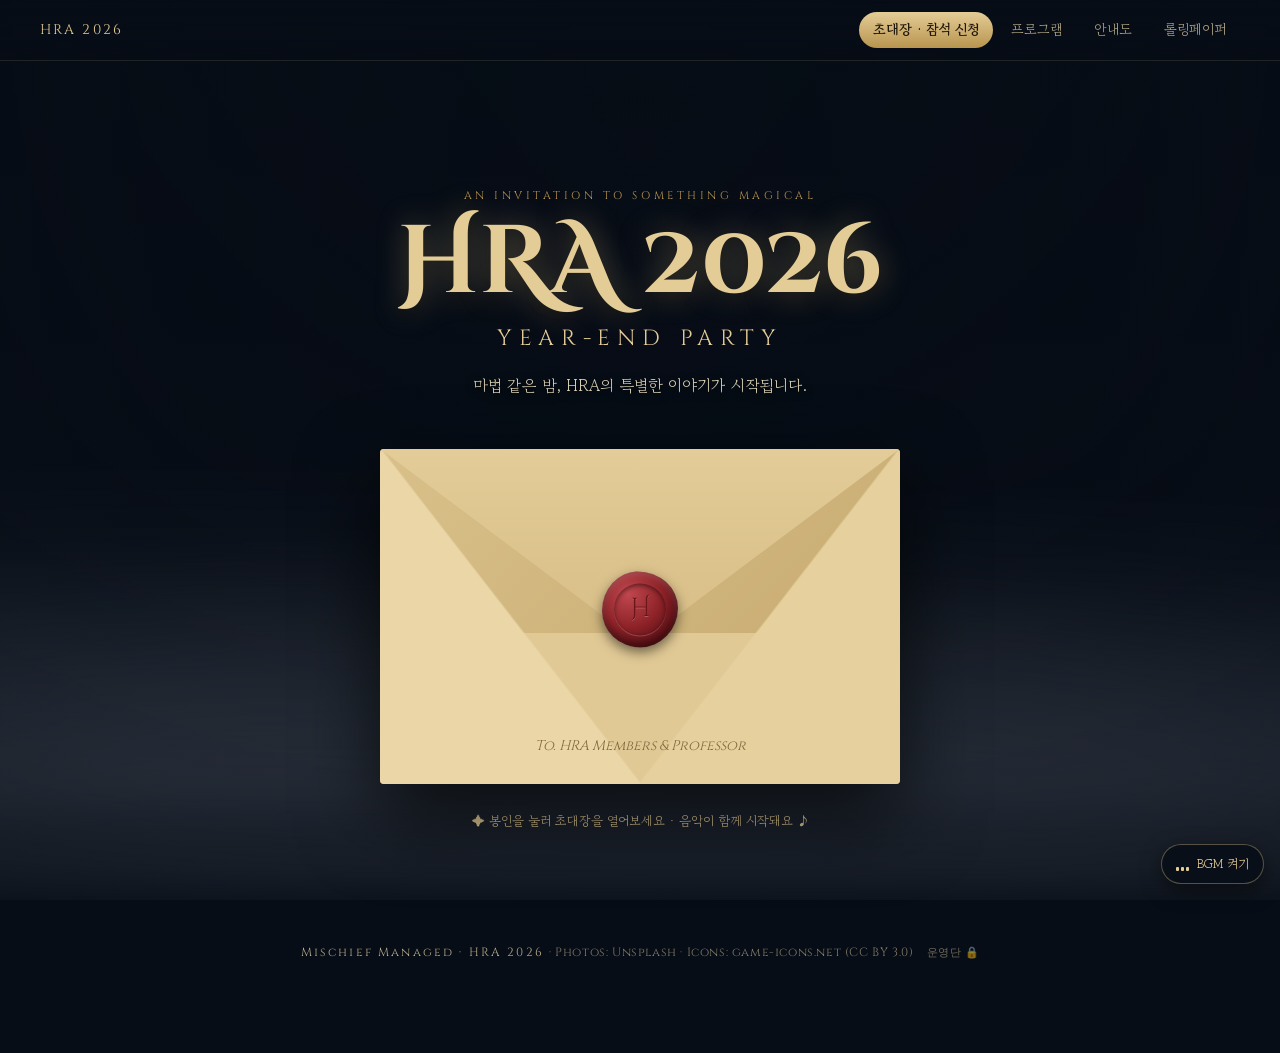
<file: index.html>
<!doctype html>
<html lang="ko">
<head>
  <meta charset="utf-8" />
  <meta name="viewport" content="width=device-width, initial-scale=1" />
  <title>HRA 2026 송년회 · 초대장</title>
  <meta name="description" content="HRA 송년회에 초대합니다. 2026년 12월 26일 제주 더블랭크." />
  <link rel="preconnect" href="https://fonts.googleapis.com" />
  <link rel="preconnect" href="https://fonts.gstatic.com" crossorigin />
  <link href="https://fonts.googleapis.com/css2?family=Cinzel+Decorative:wght@700&family=Cinzel:wght@500;700&family=Gowun+Batang:wght@400;700&display=swap" rel="stylesheet" />
  <link rel="stylesheet" href="style.css?v=31" />
</head>
<body data-page="home">
  <!-- 처음 접속 시 인트로 영상 (한 번 본 뒤에는 같은 창에서 다시 나오지 않음) -->
  <div class="intro" id="intro">
    <video id="intro-video" src="assets/intro.mp4?v=2" muted playsinline preload="auto"></video>
    <audio id="intro-audio" src="assets/intro-bgm.wav?v=1" preload="auto"></audio>
    <button class="intro-play" id="intro-play" type="button" hidden>▶ 영상 보기</button>
    <div class="intro-ctrl">
      <button class="intro-btn" id="intro-sound" type="button">🔇 소리 끄기</button>
      <button class="intro-btn" id="intro-skip" type="button">건너뛰기 ›</button>
    </div>
  </div>
  <script>
    try {
      if (sessionStorage.getItem("intro-seen")) document.getElementById("intro").remove();
      else document.body.classList.add("intro-on");
    } catch (e) { document.body.classList.add("intro-on"); }
  </script>
  <div class="bg" aria-hidden="true"><div class="bg-img"></div><div class="mist"></div><div class="fx"></div></div>

  <header class="topbar">
    <a href="./" class="brand" data-nav><span>HRA 2026</span></a>
    <nav class="nav">
      <a href="./" data-nav data-key="home">초대장 · 참석 신청</a>
      <a href="program.html" data-nav data-key="program">프로그램</a>
      <a href="floor.html" data-nav data-key="floor">안내도</a>
      <a href="letters.html" data-nav data-key="letters">롤링페이퍼</a>
    </nav>
  </header>

  <main id="page" data-page="home" data-title="HRA 2026 송년회 · 초대장">
    <section class="hero">
      <p class="eyebrow">AN INVITATION TO SOMETHING MAGICAL</p>
      <h1>HRA 2026</h1>
      <p class="h1-sub">YEAR-END PARTY</p>
      <p class="lead">마법 같은 밤, HRA의 특별한 이야기가 시작됩니다.</p>
    </section>

    <section class="invite">
      <div class="envelope" id="envelope" tabindex="0" role="button" aria-label="봉인을 눌러 초대장 열기">
        <div class="env-back"></div>
        <div class="peek"></div>
        <div class="env-front"></div>
        <div class="env-flap"></div>
        <div class="seal"><span>H</span></div>
        <p class="env-to">To. HRA Members &amp; Professor</p>
      </div>
      <p class="tap-hint" id="tap-hint">✦ 봉인을 눌러 초대장을 열어보세요 · 음악이 함께 시작돼요 ♪</p>

      <!-- 펼친 책자: 왼쪽 장 초대장, 오른쪽 장 참석 회신 (휴대폰에서는 위아래) -->
      <div class="book" id="letter" hidden>
        <div class="book-spread">
          <article class="letter book-page book-left">
            <p class="letter-head">HOGWARTS SCHOOL of HRA</p>
            <p class="letter-title">송년회 초대장</p>
            <p>친애하는 <b>HRA 여러분</b>과 <b>교수님</b>께,</p>
            <p>한 해 동안 함께 마법을 익혀 온 여러분을<br />호그와트 대연회장의 송년회에 초대합니다.</p>
            <dl class="info">
              <dt>일시</dt><dd id="inv-date"></dd>
              <dt>장소</dt><dd><span id="inv-place"></span> <a id="inv-map" class="map-link" target="_blank" rel="noopener">지도 보기 ↗</a></dd>
              <dt>인원</dt><dd id="inv-cap"></dd>
              <dt>준비물</dt><dd>웃는 얼굴, 그리고 노래 한 소절</dd>
            </dl>
            <p class="sign">부엉이 우편으로 회신 바랍니다.<br /><span>— HRA 송년회 준비위원회</span></p>
          </article>

          <article class="letter book-page book-right" id="rsvp">
            <p class="letter-head">OWL POST · REPLY</p>
            <p class="letter-title">부엉이 회신</p>
            <p class="back-lead">참석 여부와 세이렌의 멜로디 참여를 알려주세요.</p>
            <form id="rsvp-form" autocomplete="off">
              <label>이름<input name="name" required maxlength="20" placeholder="해리 포터" /></label>
              <label>구분
                <select name="role"><option>HRA</option><option>교수님</option><option>기타</option></select>
              </label>
              <fieldset>
                <legend>참석 여부</legend>
                <label class="pill"><input type="radio" name="attend" value="참석" required />참석</label>
                <label class="pill"><input type="radio" name="attend" value="불참" />불참</label>
              </fieldset>
              <label>연락처<input name="phone" type="tel" inputmode="numeric" required maxlength="13"
                pattern="01[0-9]-?[0-9]{3,4}-?[0-9]{4}" placeholder="010-1234-5678"
                title="휴대폰 번호를 010-1234-5678 형식으로 입력해주세요" /></label>
              <fieldset>
                <legend>세이렌의 멜로디 참여<small class="legend-hint">음악 세션으로 개별 공연, 교수님과 학생들의 합주 무대 등이 이루어집니다.</small></legend>
                <label class="pill"><input type="radio" name="siren" value="참여" required />참여할래요</label>
                <label class="pill"><input type="radio" name="siren" value="관람" />관람만</label>
              </fieldset>
              <div class="assign-note">
                <b>기숙사 배정</b>
                <p>기숙사는 직접 고르지 않아요. 준비위원회가 네 기숙사 중 한 곳으로 <b>랜덤 배정</b>하고, 결과는 송년회 당일 공개됩니다.</p>
              </div>
              <label>한마디 (선택)<input name="note" maxlength="60" placeholder="기대돼요!" /></label>
              <button class="btn gold" type="submit">회신 보내기</button>
              <p class="form-msg" id="rsvp-msg"></p>
            </form>
          </article>
        </div>
      </div>
    </section>

    <section class="doors" id="doors" hidden>
      <p class="eyebrow center">CHOOSE YOUR DOOR</p>
      <h2 class="section-title">어느 문으로 들어가시겠어요?</h2>
      <div class="door-grid">
        <a href="floor.html" data-nav class="door door-hall">
          <span class="door-img"></span>
          <span class="door-body"><small>THE GREAT HALL</small><b>대연회장 · 안내도</b><em>연회장 평면도와 기숙사별 자리를 확인하세요</em></span>
        </a>
        <a href="program.html" data-nav class="door door-map">
          <span class="door-img"></span>
          <span class="door-body"><small>THE MARAUDER'S MAP</small><b>마법 지도 · 프로그램</b><em>오늘 밤의 시간표를 따라가 보세요</em></span>
        </a>
        <a href="letters.html" data-nav class="door door-owl">
          <span class="door-img"></span>
          <span class="door-body"><small>THE OWLERY</small><b>부엉이 탑 · 롤링페이퍼</b><em>교수님께 부엉이 편지를 띄워주세요</em></span>
        </a>
      </div>

      <div class="houses-sec">
        <p class="eyebrow center">THE FOUR HOUSES</p>
        <h2 class="section-title">네 개의 기숙사</h2>
        <p class="lead">HRA 여러분은 이 네 기숙사 중 한 곳으로 랜덤 배정됩니다. 결과는 송년회 당일 공개!</p>
        <div class="crest-grid" data-crests="big"></div>
      </div>
    </section>
  </main>

  <div class="music" id="music">
    <button class="music-btn" id="music-btn" type="button" aria-label="배경음악 켜기/끄기">
      <span class="eq"><i></i><i></i><i></i></span><span class="music-label">BGM 켜기</span>
    </button>
    <audio id="bgm" loop preload="metadata"></audio>
  </div>

  <footer class="foot">Mischief Managed · HRA 2026 <span>· Photos: Unsplash · Icons: game-icons.net (CC BY 3.0)</span> <a href="admin.html" data-nav class="foot-admin">운영단 🔒</a></footer>
  <script src="config.js?v=31"></script>
  <script src="assets/crests.js?v=31"></script>
  <script src="app.js?v=31"></script>
</body>
</html>
</file>
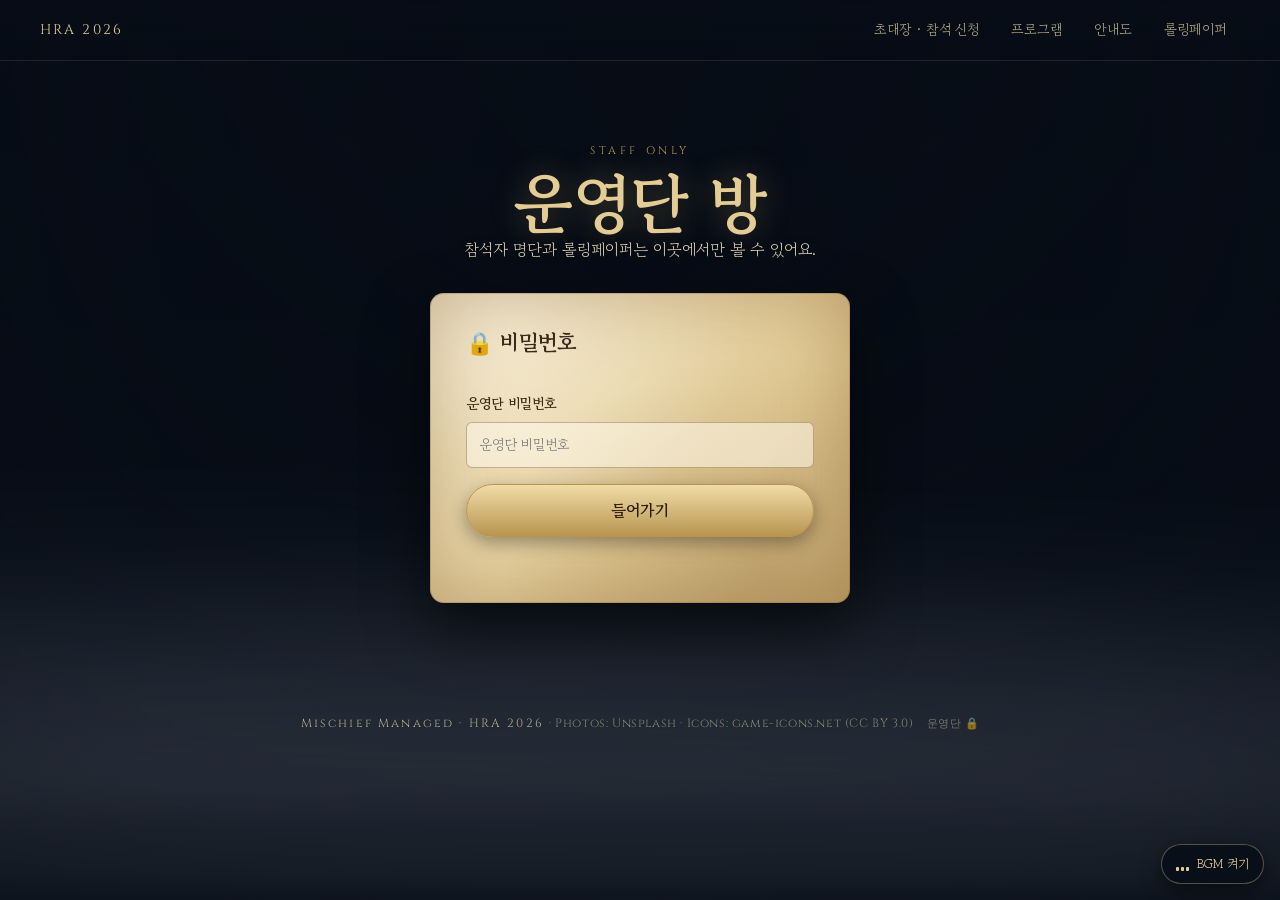
<file: admin.html>
<!doctype html>
<html lang="ko">
<head>
  <meta charset="utf-8" />
  <meta name="viewport" content="width=device-width, initial-scale=1" />
  <title>HRA 2026 송년회 · 운영단</title>
  <meta name="robots" content="noindex" />
  <link rel="preconnect" href="https://fonts.googleapis.com" />
  <link rel="preconnect" href="https://fonts.gstatic.com" crossorigin />
  <link href="https://fonts.googleapis.com/css2?family=Cinzel+Decorative:wght@700&family=Cinzel:wght@500;700&family=Gowun+Batang:wght@400;700&display=swap" rel="stylesheet" />
  <link rel="stylesheet" href="style.css?v=31" />
</head>
<body data-page="admin">
  <div class="bg" aria-hidden="true"><div class="bg-img"></div><div class="mist"></div><div class="fx"></div></div>

  <header class="topbar">
    <a href="./" class="brand" data-nav><span>HRA 2026</span></a>
    <nav class="nav">
      <a href="./" data-nav data-key="home">초대장 · 참석 신청</a>
      <a href="program.html" data-nav data-key="program">프로그램</a>
      <a href="floor.html" data-nav data-key="floor">안내도</a>
      <a href="letters.html" data-nav data-key="letters">롤링페이퍼</a>
    </nav>
  </header>

  <main id="page" data-page="admin" data-title="HRA 2026 송년회 · 운영단">
    <section class="page-hero">
      <p class="eyebrow">STAFF ONLY</p>
      <h1 class="page-title">운영단 방</h1>
      <p class="lead">참석자 명단과 롤링페이퍼는 이곳에서만 볼 수 있어요.</p>
    </section>
    <form class="card parchment admin-login" id="admin-form" autocomplete="off">
      <h2>🔒 비밀번호</h2>
      <label>운영단 비밀번호<input name="key" type="password" required placeholder="운영단 비밀번호" /></label>
      <button class="btn gold" type="submit">들어가기</button>
      <p class="form-msg" id="admin-msg"></p>
    </form>
    <div id="admin-body" hidden>
      <div class="admin-tools">
        <a class="btn ghost-light small" id="admin-sheet" target="_blank" rel="noopener">참석자 시트 ↗</a>
        <a class="btn ghost-light small" id="admin-letter-sheet" target="_blank" rel="noopener">롤링페이퍼 시트 ↗</a>
        <button class="btn ghost-light small" id="admin-refresh" type="button">↻ 새로고침</button>
        <select class="print-style" id="print-style" aria-label="인쇄 스타일">
          <option value="color">양피지 컬러</option>
          <option value="ink">잉크 절약 (흰 배경)</option>
        </select>
        <button class="btn gold small" id="admin-print" type="button">🖨 롤링페이퍼 인쇄</button>
        <button class="btn ghost-light small" id="admin-logout" type="button">나가기</button>
      </div>
      <div class="card glass">
        <h2>참석 현황</h2>
        <div class="stats stats-5" id="admin-stats"></div>
        <div class="table-wrap">
          <table class="admin-table" id="admin-table">
            <thead><tr><th>이름</th><th>구분</th><th>참석</th><th>연락처</th><th>세이렌</th><th>기숙사</th><th>한마디</th></tr></thead>
            <tbody></tbody>
          </table>
        </div>
        <p class="hint">기숙사 배정·수정은 “참석자 시트”로 (시트에 공유된 계정만 열려요). 엑셀이 필요하면 시트에서 파일 → 다운로드 → Excel.</p>
      </div>
      <h2 class="section-title">교수님께 온 편지</h2>
      <div class="letter-wall" id="letter-wall"></div>
    </div>
  </main>

  <div class="music" id="music">
    <button class="music-btn" id="music-btn" type="button" aria-label="배경음악 켜기/끄기">
      <span class="eq"><i></i><i></i><i></i></span><span class="music-label">BGM 켜기</span>
    </button>
    <audio id="bgm" loop preload="metadata"></audio>
  </div>

  <footer class="foot">Mischief Managed · HRA 2026 <span>· Photos: Unsplash · Icons: game-icons.net (CC BY 3.0)</span> <a href="admin.html" data-nav class="foot-admin">운영단 🔒</a></footer>
  <script src="config.js?v=31"></script>
  <script src="assets/crests.js?v=31"></script>
  <script src="app.js?v=31"></script>
</body>
</html>
</file>
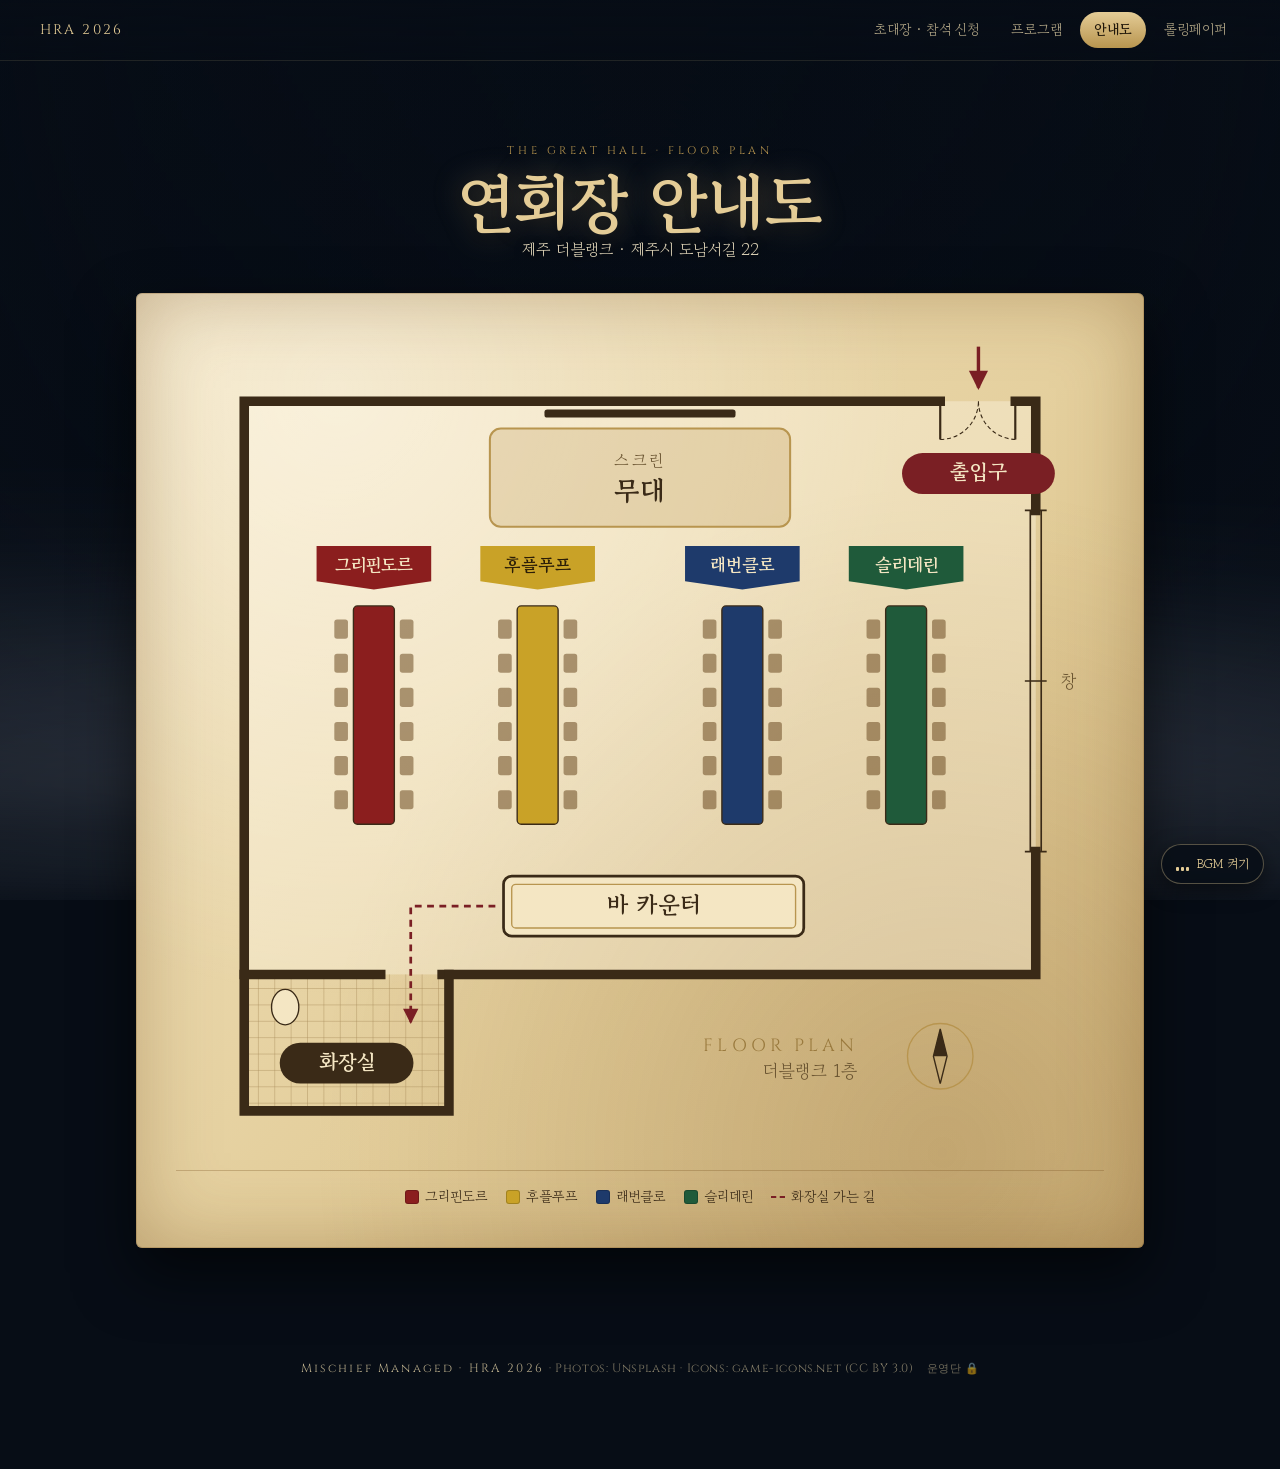
<file: floor.html>
<!doctype html>
<html lang="ko">
<head>
  <meta charset="utf-8" />
  <meta name="viewport" content="width=device-width, initial-scale=1" />
  <title>HRA 2026 송년회 · 안내도</title>
  <meta name="description" content="HRA 송년회에 초대합니다. 2026년 12월 26일 제주 더블랭크." />
  <link rel="preconnect" href="https://fonts.googleapis.com" />
  <link rel="preconnect" href="https://fonts.gstatic.com" crossorigin />
  <link href="https://fonts.googleapis.com/css2?family=Cinzel+Decorative:wght@700&family=Cinzel:wght@500;700&family=Gowun+Batang:wght@400;700&display=swap" rel="stylesheet" />
  <link rel="stylesheet" href="style.css?v=31" />
</head>
<body data-page="floor">
  <div class="bg" aria-hidden="true"><div class="bg-img"></div><div class="mist"></div><div class="fx"></div></div>

  <header class="topbar">
    <a href="./" class="brand" data-nav><span>HRA 2026</span></a>
    <nav class="nav">
      <a href="./" data-nav data-key="home">초대장 · 참석 신청</a>
      <a href="program.html" data-nav data-key="program">프로그램</a>
      <a href="floor.html" data-nav data-key="floor">안내도</a>
      <a href="letters.html" data-nav data-key="letters">롤링페이퍼</a>
    </nav>
  </header>

  <main id="page" data-page="floor" data-title="HRA 2026 송년회 · 안내도">
    <section class="page-hero">
      <p class="eyebrow">THE GREAT HALL · FLOOR PLAN</p>
      <h1 class="page-title">연회장 안내도</h1>
      <p class="lead">제주 더블랭크 · 제주시 도남서길 22</p>
    </section>

    <div class="parchment plan-card">
      <svg class="plan-svg" viewBox="0 0 680 600" role="img" aria-labelledby="plan-t plan-d">
        <title id="plan-t">더블랭크 연회장 평면도</title>
        <desc id="plan-d">안쪽 벽 가운데에 무대와 스크린, 오른쪽 위 모서리에 출입구가 있다. 홀에는 그리핀도르, 후플푸프, 래번클로, 슬리데린 네 기숙사의 긴 테이블이 무대를 향해 나란히 놓여 있다. 아래쪽에 바 카운터가 있고, 화장실은 바 카운터 왼쪽 통로를 지나 건물 왼쪽 아래의 별도 공간에 있다.</desc>
        <defs>
          <pattern id="tile" width="12" height="12" patternUnits="userSpaceOnUse"><path d="M12 0H0V12" fill="none" stroke="#a88a5a" stroke-width="0.6"/></pattern>
          <marker id="ah" viewBox="0 0 10 10" refX="8" refY="5" markerWidth="7" markerHeight="7" orient="auto-start-reverse"><path d="M1 1L9 5L1 9z" fill="#7a1f24"/></marker>
        </defs>

        <rect x="50" y="50" width="580" height="420" fill="rgba(255,250,235,.35)"/>
        <rect x="50" y="470" width="150" height="100" fill="url(#tile)"/>

        <g fill="none" stroke="#3a2a17" stroke-width="7" stroke-linecap="square">
          <path d="M560 50H50V570H200V470H195"/>
          <path d="M150 470H50"/>
          <path d="M200 470H630V380"/>
          <path d="M630 130V50H615"/>
        </g>
        <g stroke="#3a2a17" stroke-width="1.2">
          <path d="M626 130V380M634 130V380M622 130H638M622 255H638M622 380H638"/>
        </g>
        <text x="648" y="260" font-size="13" fill="#6b5532">창</text>

        <g stroke="#3a2a17" fill="none">
          <path d="M560 50V78M615 50V78" stroke-width="1.6"/>
          <path d="M560 78A28 28 0 0 0 588 50M615 78A28 28 0 0 1 588 50" stroke-width="0.8" stroke-dasharray="3 2"/>
        </g>
        <path d="M588 10V40" stroke="#7a1f24" stroke-width="2.5" marker-end="url(#ah)"/>
        <rect x="532" y="88" width="112" height="30" rx="15" fill="#7a1f24"/>
        <text x="588" y="108" text-anchor="middle" font-size="15" font-weight="700" fill="#f4e6c3">출입구</text>

        <rect x="270" y="56" width="140" height="6" rx="2" fill="#3a2a17"/>
        <rect x="230" y="70" width="220" height="72" rx="8" fill="rgba(184,149,79,.25)" stroke="#b8954f" stroke-width="1.5"/>
        <text x="340" y="98" text-anchor="middle" font-size="12" fill="#6b5532" letter-spacing="2">스크린</text>
        <text x="340" y="124" text-anchor="middle" font-size="20" font-weight="700" fill="#3a2a17">무대</text>

        <g id="tables"></g>

        <rect x="240" y="398" width="220" height="44" rx="6" fill="#f4e6c3" stroke="#3a2a17" stroke-width="2"/>
        <rect x="246" y="404" width="208" height="32" rx="3" fill="none" stroke="#b8954f" stroke-width="1"/>
        <text x="350" y="426" text-anchor="middle" font-size="17" font-weight="700" fill="#3a2a17">바 카운터</text>

        <path d="M234 420H172V505" fill="none" stroke="#7a1f24" stroke-width="2" stroke-dasharray="5 4" marker-end="url(#ah)"/>

        <rect x="76" y="520" width="98" height="30" rx="15" fill="#3a2a17"/>
        <text x="125" y="540" text-anchor="middle" font-size="15" font-weight="700" fill="#f4e6c3">화장실</text>
        <ellipse cx="80" cy="494" rx="10" ry="13" fill="#f4e6c3" stroke="#3a2a17" stroke-width="1"/>

        <g transform="translate(560 530)" fill="#3a2a17">
          <circle r="24" fill="none" stroke="#b8954f" stroke-width="1"/>
          <path d="M0 -20L5 0L0 20L-5 0Z" fill="none" stroke="#3a2a17" stroke-width="1"/>
          <path d="M0 -20L5 0H-5Z"/>
        </g>
        <text x="500" y="526" text-anchor="end" font-family="Cinzel, serif" font-size="13" letter-spacing="3" fill="#9a7a3e">FLOOR PLAN</text>
        <text x="500" y="546" text-anchor="end" font-size="13" fill="#6b5532">더블랭크 1층</text>
      </svg>

      <ul class="plan-legend">
        <li><i style="background:#8b1e1e"></i>그리핀도르</li>
        <li><i style="background:#c9a227"></i>후플푸프</li>
        <li><i style="background:#1e3a6b"></i>래번클로</li>
        <li><i style="background:#1f5a3a"></i>슬리데린</li>
        <li><i class="route"></i>화장실 가는 길</li>
      </ul>
    </div>
  </main>

  <div class="music" id="music">
    <button class="music-btn" id="music-btn" type="button" aria-label="배경음악 켜기/끄기">
      <span class="eq"><i></i><i></i><i></i></span><span class="music-label">BGM 켜기</span>
    </button>
    <audio id="bgm" loop preload="metadata"></audio>
  </div>

  <footer class="foot">Mischief Managed · HRA 2026 <span>· Photos: Unsplash · Icons: game-icons.net (CC BY 3.0)</span> <a href="admin.html" data-nav class="foot-admin">운영단 🔒</a></footer>
  <script src="config.js?v=31"></script>
  <script src="assets/crests.js?v=31"></script>
  <script src="app.js?v=31"></script>
</body>
</html>
</file>
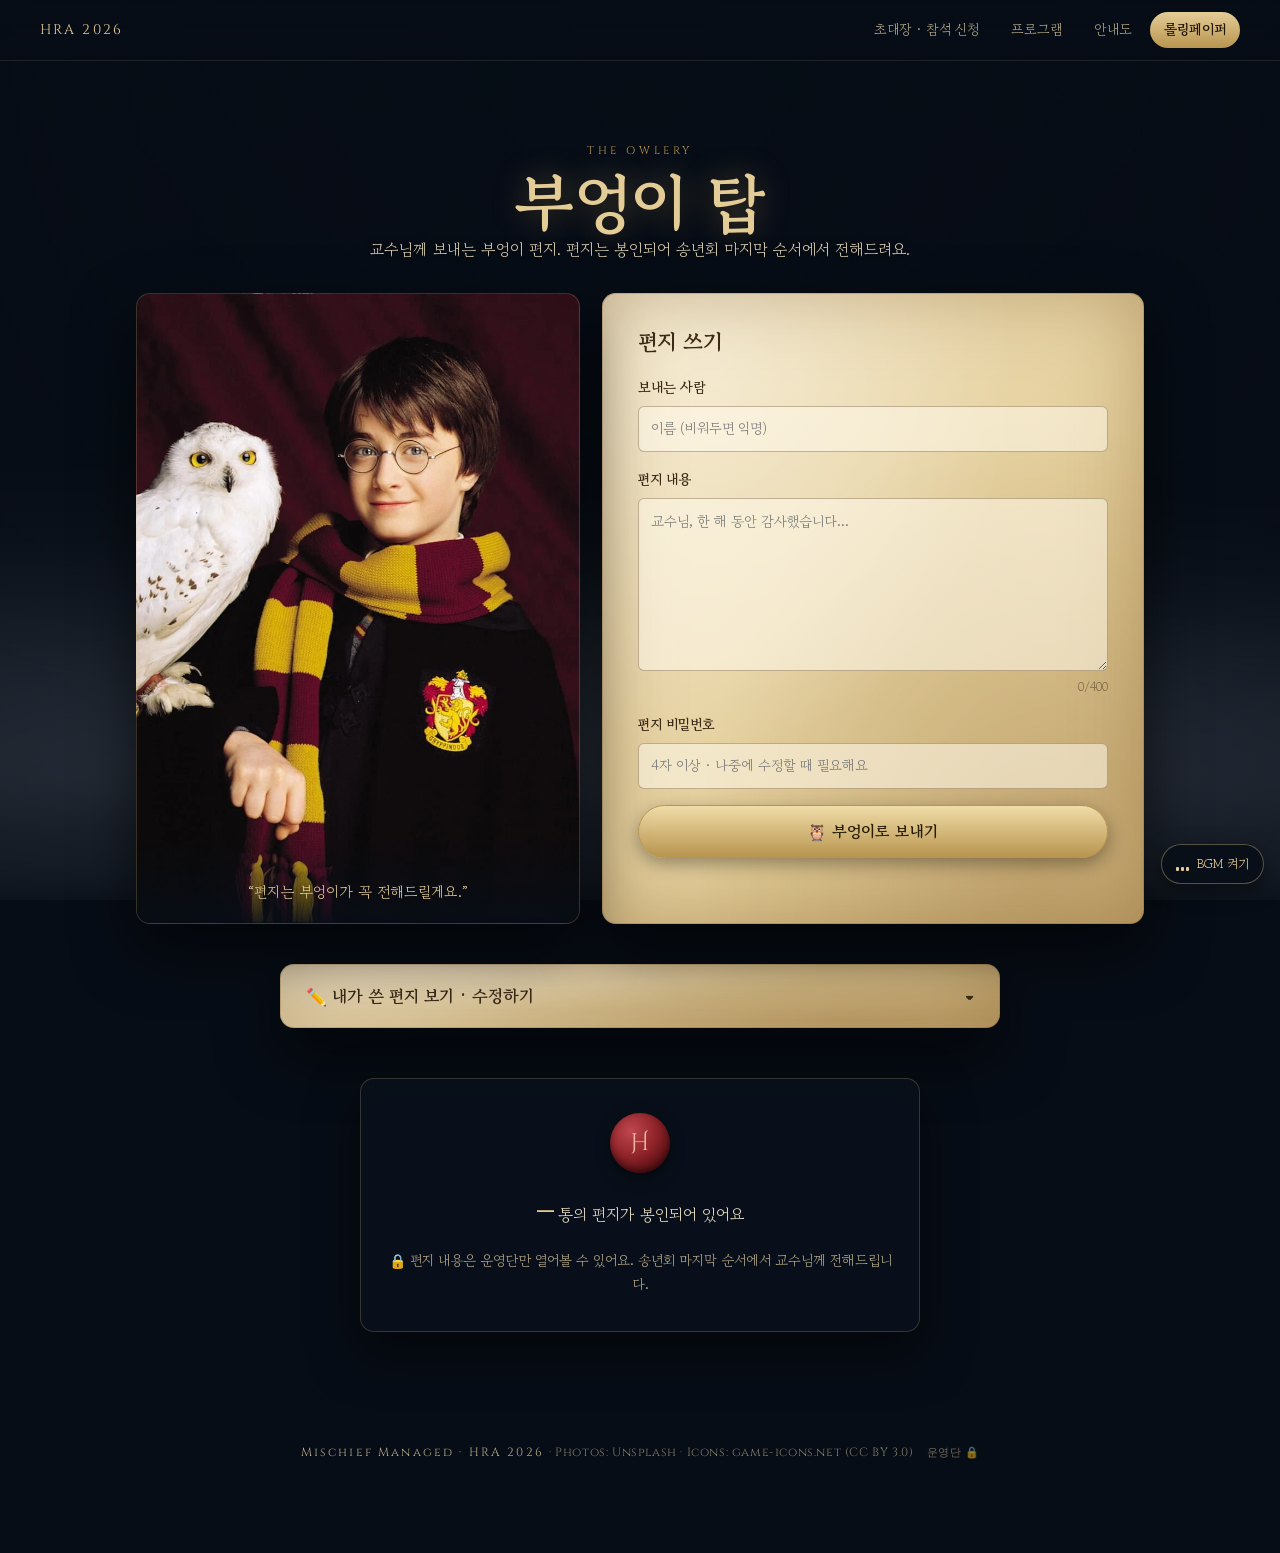
<file: letters.html>
<!doctype html>
<html lang="ko">
<head>
  <meta charset="utf-8" />
  <meta name="viewport" content="width=device-width, initial-scale=1" />
  <title>HRA 2026 송년회 · 롤링페이퍼</title>
  <meta name="description" content="HRA 송년회에 초대합니다. 2026년 12월 26일 제주 더블랭크." />
  <link rel="preconnect" href="https://fonts.googleapis.com" />
  <link rel="preconnect" href="https://fonts.gstatic.com" crossorigin />
  <link href="https://fonts.googleapis.com/css2?family=Cinzel+Decorative:wght@700&family=Cinzel:wght@500;700&family=Gowun+Batang:wght@400;700&display=swap" rel="stylesheet" />
  <link rel="stylesheet" href="style.css?v=31" />
</head>
<body data-page="letters">
  <div class="bg" aria-hidden="true"><div class="bg-img"></div><div class="mist"></div><div class="fx"></div></div>

  <header class="topbar">
    <a href="./" class="brand" data-nav><span>HRA 2026</span></a>
    <nav class="nav">
      <a href="./" data-nav data-key="home">초대장 · 참석 신청</a>
      <a href="program.html" data-nav data-key="program">프로그램</a>
      <a href="floor.html" data-nav data-key="floor">안내도</a>
      <a href="letters.html" data-nav data-key="letters">롤링페이퍼</a>
    </nav>
  </header>

  <main id="page" data-page="letters" data-title="HRA 2026 송년회 · 롤링페이퍼">
    <section class="page-hero">
      <p class="eyebrow">THE OWLERY</p>
      <h1 class="page-title">부엉이 탑</h1>
      <p class="lead">교수님께 보내는 부엉이 편지. 편지는 봉인되어 송년회 마지막 순서에서 전해드려요.</p>
    </section>
    <div class="two-col letters-top">
      <div class="owl-photo" aria-hidden="true"></div>
      <div class="card parchment">
        <h2>편지 쓰기</h2>
        <form id="letter-form" autocomplete="off">
          <label>보내는 사람<input name="from" maxlength="20" placeholder="이름 (비워두면 익명)" /></label>
          <label>편지 내용<textarea name="message" required maxlength="400" rows="6" placeholder="교수님, 한 해 동안 감사했습니다..."></textarea></label>
          <div class="count"><span id="msg-count">0</span>/400</div>
          <label>편지 비밀번호
            <input name="pw" type="password" required minlength="4" maxlength="30" autocomplete="new-password" placeholder="4자 이상 · 나중에 수정할 때 필요해요" />
          </label>
          <button class="btn gold" type="submit">🦉 부엉이로 보내기</button>
          <p class="form-msg" id="letter-msg"></p>
        </form>
      </div>
    </div>
    <details class="card parchment my-letters" id="my-letters">
      <summary>✏️ 내가 쓴 편지 보기 · 수정하기</summary>
      <form id="my-form" autocomplete="off">
        <p class="muted-ink">편지를 쓸 때 적은 <b>보낸 사람 이름</b>과 <b>편지 비밀번호</b>를 넣어주세요. 익명으로 보냈다면 이름은 비워두세요.</p>
        <div class="my-row">
          <label>보낸 사람<input name="from" maxlength="20" placeholder="비워두면 익명" /></label>
          <label>편지 비밀번호<input name="pw" type="password" required minlength="4" maxlength="30" autocomplete="current-password" /></label>
        </div>
        <button class="btn gold" type="submit">내 편지 열기</button>
        <p class="form-msg" id="my-msg"></p>
      </form>
      <div id="my-list"></div>
    </details>
    <div class="sealed-box">
      <div class="sealed-seal">H</div>
      <p class="sealed-count"><b id="letter-count">–</b>통의 편지가 봉인되어 있어요</p>
      <p>🔒 편지 내용은 운영단만 열어볼 수 있어요. 송년회 마지막 순서에서 교수님께 전해드립니다.</p>
    </div>
  </main>

  <div class="music" id="music">
    <button class="music-btn" id="music-btn" type="button" aria-label="배경음악 켜기/끄기">
      <span class="eq"><i></i><i></i><i></i></span><span class="music-label">BGM 켜기</span>
    </button>
    <audio id="bgm" loop preload="metadata"></audio>
  </div>

  <footer class="foot">Mischief Managed · HRA 2026 <span>· Photos: Unsplash · Icons: game-icons.net (CC BY 3.0)</span> <a href="admin.html" data-nav class="foot-admin">운영단 🔒</a></footer>
  <script src="config.js?v=31"></script>
  <script src="assets/crests.js?v=31"></script>
  <script src="app.js?v=31"></script>
</body>
</html>
</file>
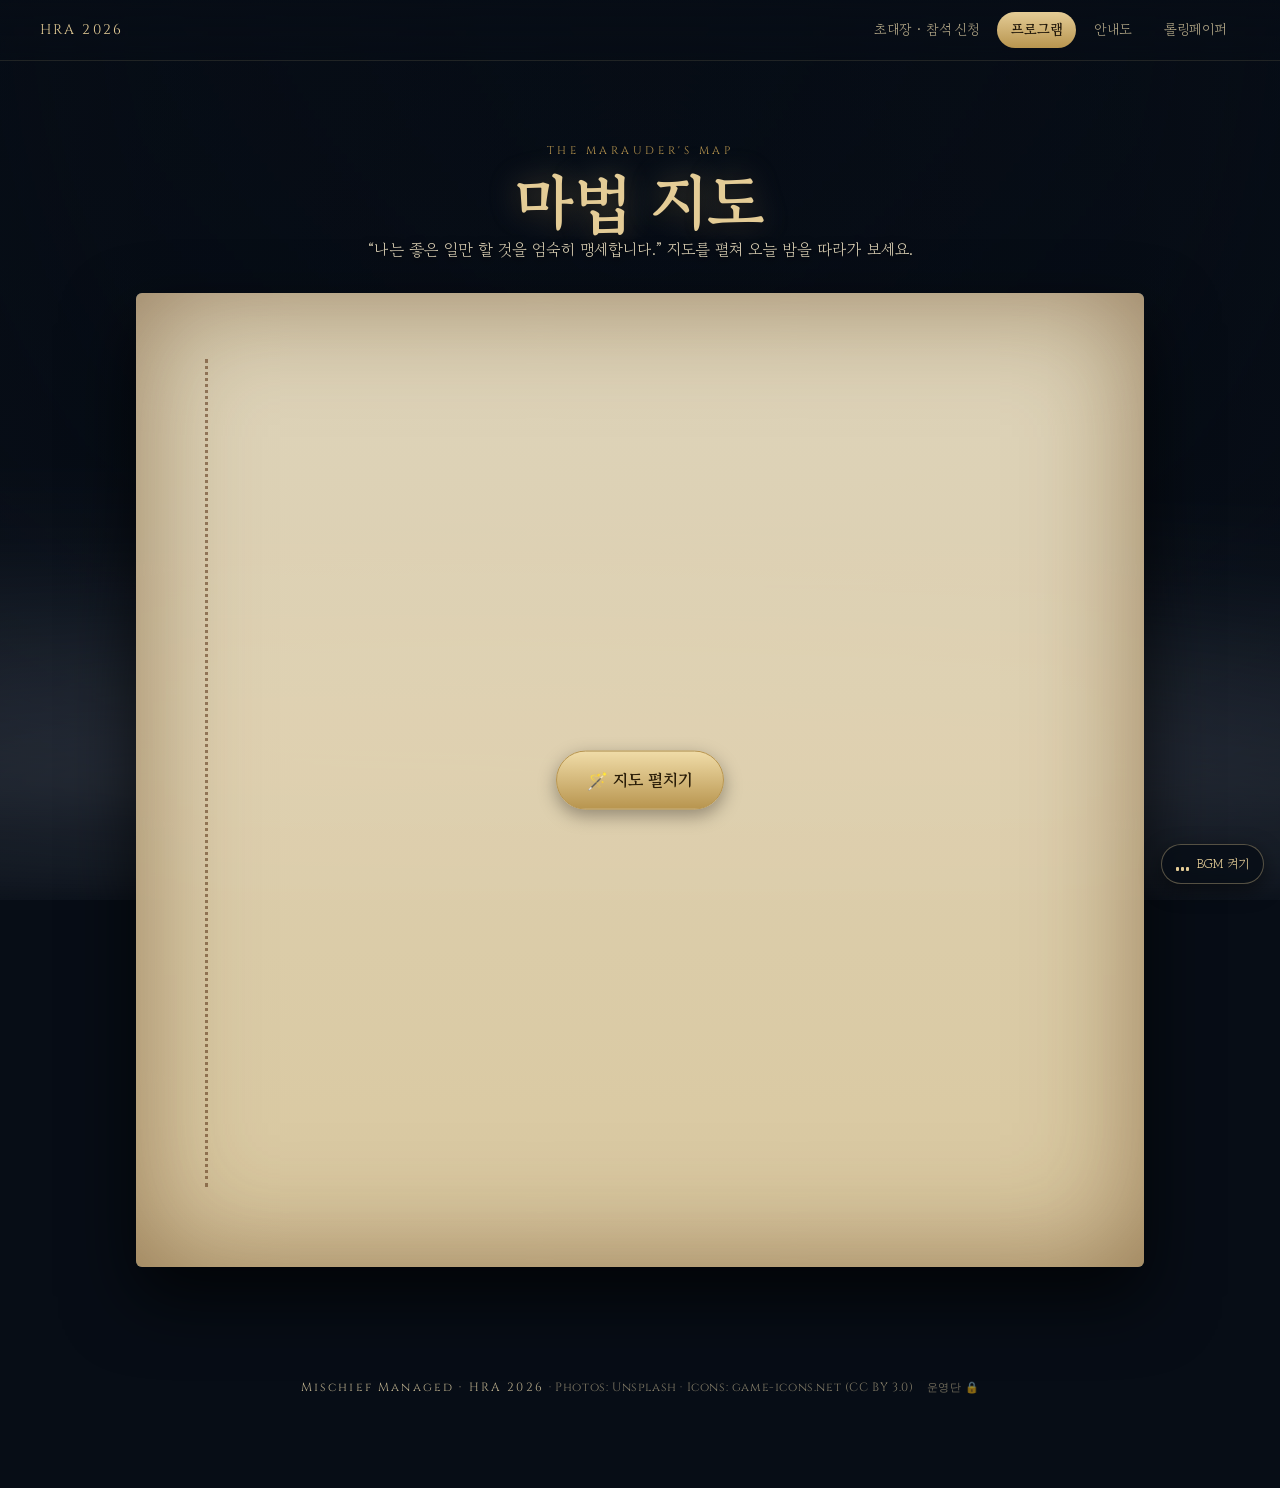
<file: program.html>
<!doctype html>
<html lang="ko">
<head>
  <meta charset="utf-8" />
  <meta name="viewport" content="width=device-width, initial-scale=1" />
  <title>HRA 2026 송년회 · 프로그램</title>
  <meta name="description" content="HRA 송년회에 초대합니다. 2026년 12월 26일 제주 더블랭크." />
  <link rel="preconnect" href="https://fonts.googleapis.com" />
  <link rel="preconnect" href="https://fonts.gstatic.com" crossorigin />
  <link href="https://fonts.googleapis.com/css2?family=Cinzel+Decorative:wght@700&family=Cinzel:wght@500;700&family=Gowun+Batang:wght@400;700&display=swap" rel="stylesheet" />
  <link rel="stylesheet" href="style.css?v=31" />
</head>
<body data-page="program">
  <div class="bg" aria-hidden="true"><div class="bg-img"></div><div class="mist"></div><div class="fx"></div></div>

  <header class="topbar">
    <a href="./" class="brand" data-nav><span>HRA 2026</span></a>
    <nav class="nav">
      <a href="./" data-nav data-key="home">초대장 · 참석 신청</a>
      <a href="program.html" data-nav data-key="program">프로그램</a>
      <a href="floor.html" data-nav data-key="floor">안내도</a>
      <a href="letters.html" data-nav data-key="letters">롤링페이퍼</a>
    </nav>
  </header>

  <main id="page" data-page="program" data-title="HRA 2026 송년회 · 프로그램">
    <section class="page-hero">
      <p class="eyebrow">THE MARAUDER'S MAP</p>
      <h1 class="page-title">마법 지도</h1>
      <p class="lead">“나는 좋은 일만 할 것을 엄숙히 맹세합니다.” 지도를 펼쳐 오늘 밤을 따라가 보세요.</p>
    </section>
    <div class="map-card" id="map-card">
      <button class="map-open btn gold" id="map-open" type="button">🪄 지도 펼치기</button>
      <ol class="timeline" id="timeline"></ol>
    </div>
  </main>

  <div class="music" id="music">
    <button class="music-btn" id="music-btn" type="button" aria-label="배경음악 켜기/끄기">
      <span class="eq"><i></i><i></i><i></i></span><span class="music-label">BGM 켜기</span>
    </button>
    <audio id="bgm" loop preload="metadata"></audio>
  </div>

  <footer class="foot">Mischief Managed · HRA 2026 <span>· Photos: Unsplash · Icons: game-icons.net (CC BY 3.0)</span> <a href="admin.html" data-nav class="foot-admin">운영단 🔒</a></footer>
  <script src="config.js?v=31"></script>
  <script src="assets/crests.js?v=31"></script>
  <script src="app.js?v=31"></script>
</body>
</html>
</file>
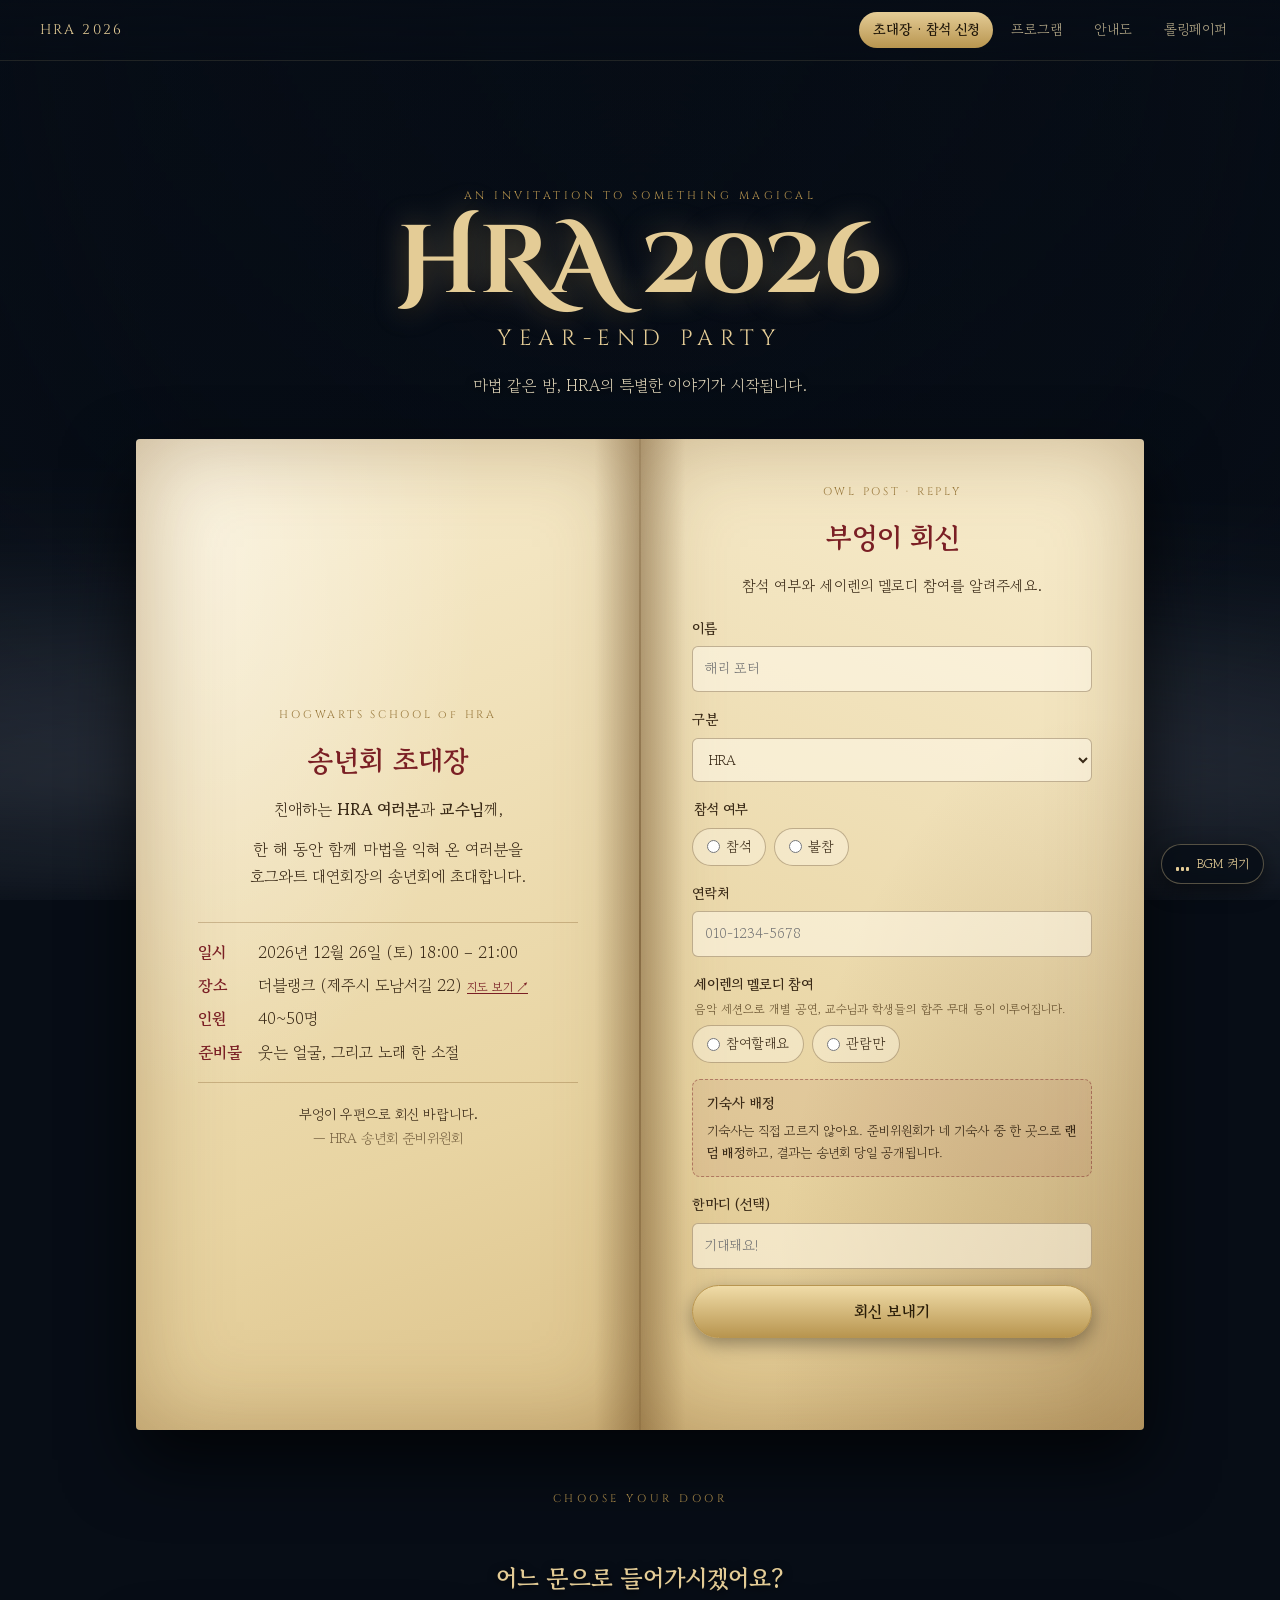
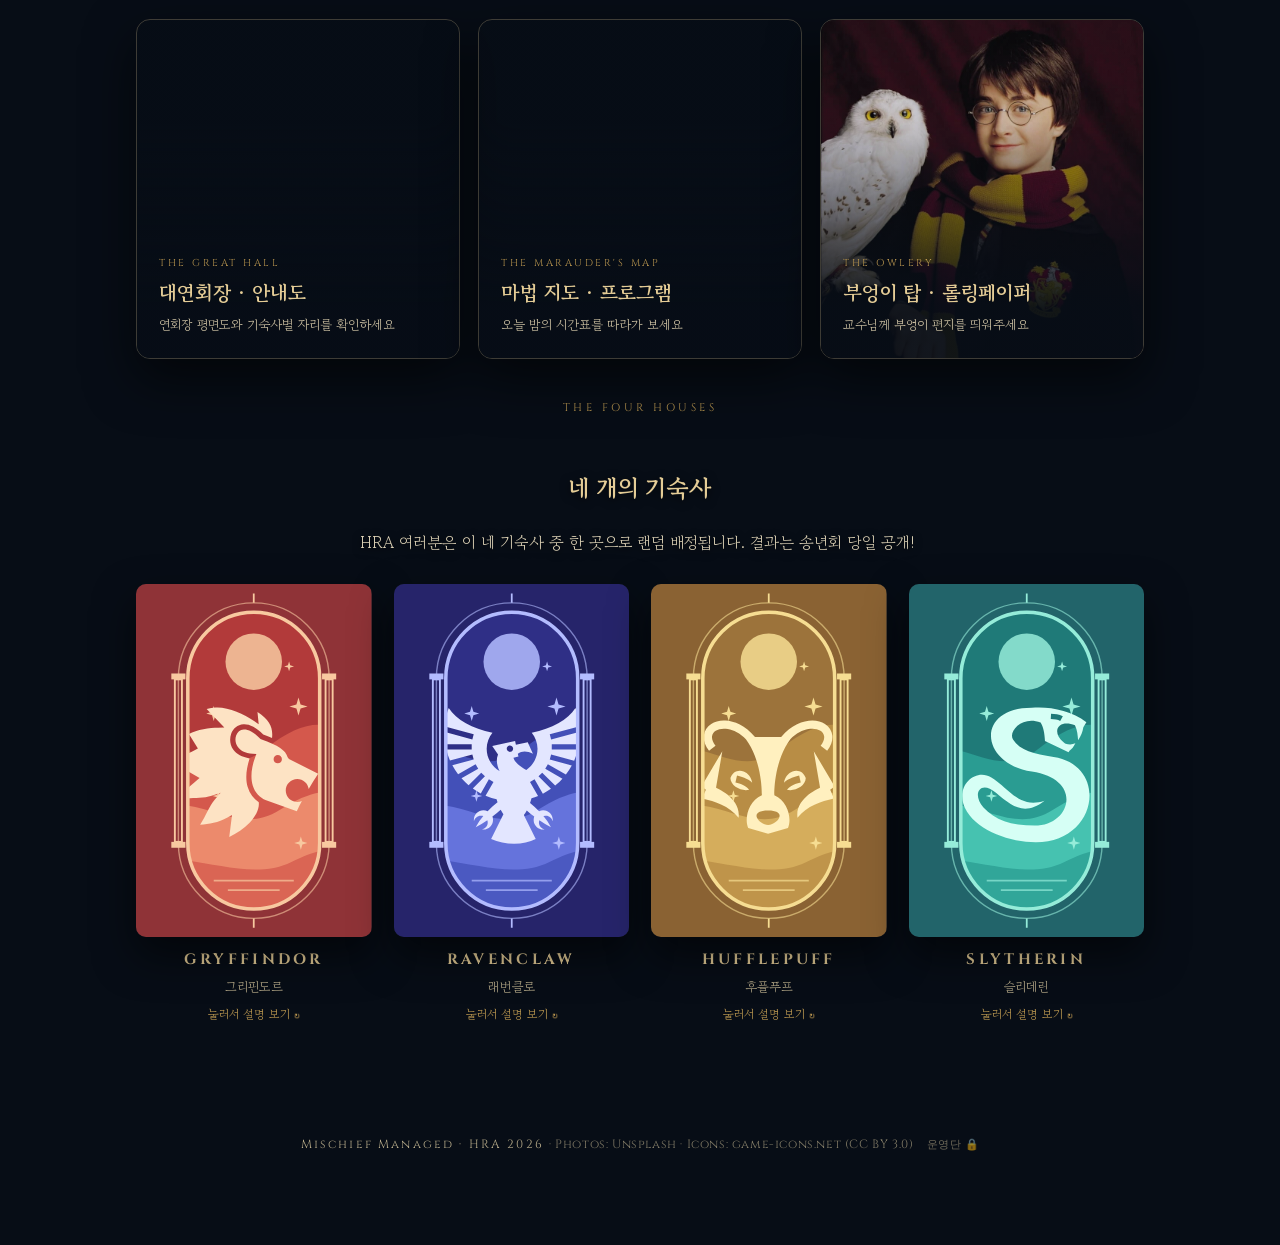
<file: rsvp.html>
<!doctype html>
<html lang="ko">
<head>
  <meta charset="utf-8" />
  <meta name="viewport" content="width=device-width, initial-scale=1" />
  <title>HRA 2026 송년회 · 참석 신청</title>
  <!-- 참석 신청은 초대장 뒷면으로 합쳐졌어요. 예전 주소로 들어오면 그쪽으로 보냅니다. -->
  <meta http-equiv="refresh" content="0; url=./#rsvp" />
  <script>location.replace("./#rsvp");</script>
  <style>body { background: #070d16; color: #f1e6cb; font-family: sans-serif; text-align: center; padding: 60px 16px; }</style>
</head>
<body>
  <p>참석 신청은 초대장 뒷면으로 옮겨졌어요. <a href="./#rsvp" style="color:#e4cc96">여기를 눌러 이동</a>하세요.</p>
</body>
</html>
</file>
<file: style.css>
/* 사진 출처: Unsplash (무료 라이선스) */
:root {
  --img-castle: url("https://images.unsplash.com/photo-1682636497342-038cd6c0fc13?w=2000&q=70&auto=format&fit=crop");
  --img-castle-moon: url("https://images.unsplash.com/photo-1641661541232-4ca8993794e2?w=2000&q=70&auto=format&fit=crop");
  --img-hall: url("https://images.unsplash.com/photo-1511200903586-f88075762629?w=2000&q=70&auto=format&fit=crop");
  --img-candles: url("https://images.unsplash.com/photo-1495667496513-9068843d7679?w=900&q=70&auto=format&fit=crop");
  --img-map: url("https://images.unsplash.com/photo-1779293109155-2cda395601d1?w=1600&q=70&auto=format&fit=crop");
  --img-owl: url("assets/harry-hedwig.webp");
  --img-owl-moon: url("https://images.unsplash.com/photo-1635803270148-1d6ed262bb74?w=2000&q=70&auto=format&fit=crop");

  --bg: #070d16;
  --ink: #f1e6cb;
  --muted: #b5a988;
  --gold: #e4cc96;
  --gold-deep: #b8954f;
  --parch-ink: #3a2a17;
  --wax: #7a1f24;
  --g: #8b1e1e; --h: #c9a227; --r: #1e3a6b; --s: #1f5a3a;
  --serif: "Cinzel", Georgia, "Times New Roman", serif;
  --kr: "Gowun Batang", "Apple SD Gothic Neo", "Malgun Gothic", serif;
}

* { box-sizing: border-box; }
html { scroll-behavior: smooth; }
body {
  margin: 0; min-height: 100vh; background: var(--bg); color: var(--ink);
  font-family: var(--kr); line-height: 1.7; overflow-x: hidden;
}
a { color: inherit; }

/* ---------- 배경 (페이지별 실사 사진) ---------- */
.bg { position: fixed; inset: 0; z-index: 0; overflow: hidden; }
.bg-img {
  position: absolute; inset: -4%; background: var(--img-castle) center 40% / cover no-repeat;
  transition: opacity .6s ease; animation: kenburns 40s ease-in-out infinite alternate;
}
.bg.swap .bg-img { opacity: 0; }
body[data-page="rsvp"] .bg-img { background-image: var(--img-hall); background-position: center 30%; }
body[data-page="program"] .bg-img { background-image: var(--img-castle-moon); }
body[data-page="letters"] .bg-img { background-image: var(--img-owl-moon); background-position: 70% center; }
.bg::after {
  content: ""; position: absolute; inset: 0;
  background:
    radial-gradient(ellipse at 50% 20%, transparent 0%, rgba(7,13,22,.35) 55%, rgba(7,13,22,.92) 100%),
    linear-gradient(to bottom, rgba(7,13,22,.35), rgba(7,13,22,.55) 50%, rgba(7,13,22,.95));
}
@keyframes kenburns { to { transform: scale(1.08) translate(-1%, -1%); } }

.mist { position: absolute; inset: 0; z-index: 1; pointer-events: none; opacity: .55; }
.mist::before, .mist::after {
  content: ""; position: absolute; left: -50%; width: 200%; height: 45%; bottom: 0;
  background: radial-gradient(ellipse at 30% 70%, rgba(200,210,230,.18), transparent 60%),
              radial-gradient(ellipse at 70% 80%, rgba(200,210,230,.14), transparent 55%);
  filter: blur(20px); animation: drift 60s linear infinite;
}
.mist::after { bottom: 10%; opacity: .6; animation-duration: 90s; animation-direction: reverse; }
@keyframes drift { to { transform: translateX(25%); } }
.fx { position: absolute; inset: 0; z-index: 2; pointer-events: none; }

/* 반짝이는 먼지 (홈·부엉이탑) */
.spark { position: absolute; width: 3px; height: 3px; border-radius: 50%; background: #fff6d5;
  box-shadow: 0 0 6px 2px rgba(255,230,160,.6); opacity: 0; animation: spark 6s ease-in-out infinite; }
@keyframes spark { 20%, 80% { opacity: .9; } 100% { transform: translateY(-80px); opacity: 0; } }

/* 떠 있는 촛불 (대연회장) */
.candle {
  position: absolute; width: 9px; height: 46px; border-radius: 2px;
  background: linear-gradient(90deg, #cdbd98, #f6eedb 45%, #d9c9a6);
  animation: hover 7s ease-in-out infinite;
}
.candle::before { /* 불꽃 */
  content: ""; position: absolute; left: 50%; top: -15px; width: 8px; height: 15px; translate: -50% 0;
  border-radius: 50% 50% 50% 50% / 65% 65% 35% 35%;
  background: radial-gradient(ellipse at 50% 75%, #fff 0 20%, #ffd76a 45%, rgba(255,140,30,.9) 70%, transparent 72%);
  animation: flicker .18s infinite alternate;
}
.candle::after { /* 빛 번짐 */
  content: ""; position: absolute; left: 50%; top: -30px; width: 70px; height: 70px; translate: -50% 0;
  border-radius: 50%; background: radial-gradient(rgba(255,200,100,.28), transparent 65%);
}
@keyframes hover { 50% { transform: translateY(-14px); } }
@keyframes flicker { to { transform: scaleY(1.12) skewX(2deg); opacity: .85; } }

/* ---------- 상단 바 ---------- */
.topbar {
  position: sticky; top: 0; z-index: 20; display: flex; align-items: center; justify-content: space-between; gap: 12px;
  padding: 12px clamp(16px, 4vw, 40px);
  background: linear-gradient(rgba(7,13,22,.85), rgba(7,13,22,.55)); backdrop-filter: blur(8px);
  border-bottom: 1px solid rgba(228,204,150,.12);
}
.brand { display: flex; align-items: center; gap: 10px; text-decoration: none; font-family: var(--serif); letter-spacing: .15em; color: var(--gold); font-size: 14px; white-space: nowrap; }
.nav { display: flex; gap: 4px; overflow-x: auto; scrollbar-width: none; }
.nav::-webkit-scrollbar { display: none; }
.nav a { text-decoration: none; color: var(--muted); font-size: 14px; padding: 6px 14px; border-radius: 999px; white-space: nowrap; transition: .2s; }
.nav a:hover { color: var(--gold); }
.nav a.active { color: #20170a; background: linear-gradient(var(--gold), var(--gold-deep)); font-weight: 700; }

/* ---------- 페이지 공통 ---------- */
main { position: relative; z-index: 3; max-width: 1040px; margin: 0 auto; padding: 0 16px 80px; }
main.leaving { animation: leave .35s ease forwards; }
main.entering { animation: enter .6s ease; }
@keyframes leave { to { opacity: 0; transform: translateY(-10px); filter: blur(4px); } }
@keyframes enter { from { opacity: 0; transform: translateY(16px); filter: blur(4px); } }

.eyebrow { font-family: var(--serif); letter-spacing: .32em; font-size: 11px; color: var(--gold-deep); margin: 0; }
.center { text-align: center; }
.hero, .page-hero { text-align: center; padding: clamp(70px, 14vh, 140px) 0 30px; }
.page-hero { padding: clamp(50px, 9vh, 90px) 0 30px; }
h1 {
  font-family: "Cinzel Decorative", var(--serif); color: var(--gold); margin: 8px 0 0; line-height: 1.05;
  font-size: clamp(48px, 11vw, 96px);
  text-shadow: 0 0 30px rgba(228,204,150,.35), 0 4px 18px rgba(0,0,0,.8);
}
.page-title { font-family: var(--kr); font-weight: 700; font-size: clamp(40px, 8vw, 64px); }
.h1-sub { font-family: var(--serif); letter-spacing: .3em; color: var(--gold); margin: 6px 0 14px; font-size: clamp(14px, 3vw, 22px); }
.lead { color: #ddd2b6; margin: 0 auto; max-width: 560px; text-shadow: 0 2px 8px rgba(0,0,0,.9); }
.section-title { text-align: center; font-size: 24px; color: var(--gold); margin: 50px 0 20px; text-shadow: 0 2px 10px rgba(0,0,0,.8); }
.section-title span { font-size: 15px; color: var(--muted); }

.two-col { display: grid; grid-template-columns: 1.1fr 1fr; gap: 22px; align-items: start; }
.card { border-radius: 14px; padding: 30px clamp(18px, 4vw, 36px); }
.card h2 { margin: 0 0 16px; font-size: 22px; }
.glass { background: rgba(10,18,30,.62); border: 1px solid rgba(228,204,150,.2); backdrop-filter: blur(10px); box-shadow: 0 20px 50px rgba(0,0,0,.5); }
.glass h2 { color: var(--gold); }
.parchment {
  color: var(--parch-ink);
  background:
    radial-gradient(ellipse at 20% 10%, rgba(255,255,255,.35), transparent 50%),
    radial-gradient(ellipse at 80% 90%, rgba(120,80,30,.25), transparent 55%),
    linear-gradient(135deg, #f4e6c3, #e2cc98 60%, #d7bd85);
  box-shadow: 0 25px 60px rgba(0,0,0,.6), inset 0 0 80px rgba(110,70,20,.35), inset 0 0 0 1px rgba(120,80,30,.25);
}

/* ---------- 폼 ---------- */
form { display: grid; gap: 16px; }
label { display: grid; gap: 6px; font-weight: 700; font-size: 14px; }
input, select, textarea {
  font: inherit; font-weight: 400; padding: 10px 12px; border-radius: 6px;
  border: 1px solid rgba(90,60,25,.35); background: rgba(255,250,235,.55); color: var(--parch-ink);
}
input:focus, select:focus, textarea:focus { outline: 2px solid var(--wax); outline-offset: 1px; }
textarea { resize: vertical; line-height: 1.8; }
fieldset { border: 0; padding: 0; margin: 0; display: flex; flex-wrap: wrap; gap: 8px; align-items: center; }
legend { font-weight: 700; font-size: 14px; margin-bottom: 6px; width: 100%; }
.pill { display: inline-flex; align-items: center; gap: 6px; font-weight: 400; cursor: pointer;
  padding: 6px 14px; border: 1px solid rgba(90,60,25,.35); border-radius: 999px; background: rgba(255,250,235,.4); }
.pill:has(input:checked) { background: var(--parch-ink); color: #f4e6c3; }
.pill input { accent-color: var(--wax); margin: 0; }
.count { text-align: right; font-size: 12px; color: #7a6544; margin-top: -10px; }
.houses { display: grid; grid-template-columns: repeat(4, 1fr); gap: 8px; width: 100%; }
.house-opt {
  font: inherit; font-size: 13px; cursor: pointer; border-radius: 8px; padding: 10px 4px 8px; color: #fff;
  border: 2px solid transparent; display: grid; gap: 2px; justify-items: center; transition: transform .15s;
  box-shadow: inset 0 1px 0 rgba(255,255,255,.2), 0 3px 8px rgba(0,0,0,.25);
}
.house-opt span { font-size: 22px; }
.house-opt:hover { transform: translateY(-2px); }
.house-opt[aria-pressed="true"] { border-color: #2a1d08; box-shadow: 0 0 0 3px var(--gold); }
.house-opt.g, .bg-g { background: linear-gradient(#a4282a, #5a1010); }
.house-opt.s, .bg-s { background: linear-gradient(#2a7048, #0e3020); }
.house-opt.r, .bg-r { background: linear-gradient(#2a4c86, #0f1f3d); }
.house-opt.h, .bg-h { background: linear-gradient(#e0b93a, #8a6d12); color: #1d1606; }
.hat-say { margin: 0; font-style: italic; width: 100%; min-height: 1.4em; color: var(--wax); }

.btn { font: inherit; font-weight: 700; cursor: pointer; border-radius: 999px; padding: 12px 24px; border: 1px solid var(--gold-deep); transition: .2s; }
.btn.gold { background: linear-gradient(#f0dca8, var(--gold-deep)); color: #2a1d08; box-shadow: 0 6px 18px rgba(0,0,0,.35); }
.btn.gold:hover { filter: brightness(1.08); transform: translateY(-1px); }
.btn.gold:disabled { opacity: .6; cursor: wait; }
.btn.ghost { background: transparent; color: inherit; border-color: rgba(90,60,25,.4); }
.btn.small { padding: 6px 14px; font-size: 13px; }
.form-msg { margin: 0; min-height: 1.4em; font-size: 14px; }

/* ---------- 홈: 봉투 & 초대장 ---------- */
.invite { display: grid; justify-items: center; }
.envelope {
  position: relative; width: min(520px, 100%); aspect-ratio: 1.55; margin-top: 20px; cursor: pointer; outline: none;
  filter: drop-shadow(0 30px 40px rgba(0,0,0,.7));
}
.env-back, .env-front, .env-flap, .peek { position: absolute; inset: 0; border-radius: 4px; }
.env-back { background: linear-gradient(135deg, #d9c08a, #c4a76c); }
.peek { /* 봉투 안 편지지: 닫혀 있을 땐 숨김 */
  inset: 5% 7% 8%; opacity: 0;
  background: repeating-linear-gradient(transparent 0 18px, rgba(120,80,30,.16) 18px 19px) 12% 30% / 76% 55% no-repeat,
              linear-gradient(160deg, #fbf3dc, #ecdcb2);
  box-shadow: 0 -4px 12px rgba(0,0,0,.18);
  transition: transform .7s cubic-bezier(.3,.7,.3,1) .45s, opacity .15s .35s; }
.env-front {
  background:
    linear-gradient(to top right, #ead6a6 50%, transparent 50.5%) left / 50% 100% no-repeat,
    linear-gradient(to top left, #e6d09d 50%, transparent 50.5%) right / 50% 100% no-repeat,
    linear-gradient(to top, #e1c995 45%, transparent 45%);
  z-index: 3; pointer-events: none;
}
.env-flap {
  background: linear-gradient(to bottom, #e3cc98, #cfb279); clip-path: polygon(0 0, 100% 0, 50% 58%);
  transform-origin: top; transition: transform .55s ease-in, opacity .2s ease .4s; z-index: 4;
}
.seal {
  position: absolute; left: 50%; top: 50%; width: 76px; height: 76px; translate: -50% -60%; z-index: 5;
  border-radius: 47% 53% 50% 50% / 52% 48% 52% 48%;
  background: radial-gradient(circle at 35% 30%, #c0474e, #8e2329 45%, #5a1015 75%, #3d0a0d);
  box-shadow: 0 5px 12px rgba(0,0,0,.5), inset 0 -4px 8px rgba(0,0,0,.4), inset 0 3px 6px rgba(255,255,255,.18);
  display: grid; place-items: center; transition: opacity .3s, transform .3s;
}
.seal span {
  width: 52px; height: 52px; border-radius: 50%; display: grid; place-items: center;
  font-family: "Cinzel Decorative", var(--serif); font-size: 26px; color: #6a161b;
  box-shadow: inset 0 2px 4px rgba(0,0,0,.45), 0 1px 0 rgba(255,255,255,.2); text-shadow: 0 1px 0 rgba(255,255,255,.25);
}
.envelope:hover .seal { transform: scale(1.07); }
.env-to { position: absolute; bottom: 8%; width: 100%; text-align: center; z-index: 5; margin: 0;
  font-family: var(--serif); font-style: italic; color: #84693f; font-size: 14px; }
.tap-hint { color: var(--gold); font-size: 13px; margin: 26px 0 0; text-align: center; animation: pulse 2.4s ease-in-out infinite; }
@keyframes pulse { 50% { opacity: .5; } }
.envelope.open { cursor: default; }
.envelope.open .env-flap { transform: perspective(900px) rotateX(180deg); opacity: 0; }
.envelope.open .peek { opacity: 1; z-index: 2; transform: translateY(-38%); }
.envelope { transition: opacity .35s ease, transform .35s ease; }
.envelope.fade { opacity: 0; transform: translateY(12px) scale(.97); }
.envelope.open .seal, .envelope.open .env-to { opacity: 0; }
.envelope.gone, .tap-hint.gone { display: none; }

.letter {
  width: min(580px, 100%); margin: 10px 0 0; text-align: center; color: var(--parch-ink);
  padding: 44px clamp(22px, 6vw, 52px); border-radius: 3px;
  background:
    radial-gradient(ellipse at 15% 10%, rgba(255,255,255,.4), transparent 45%),
    radial-gradient(ellipse at 90% 95%, rgba(120,80,30,.3), transparent 50%),
    linear-gradient(160deg, #f8edcf, #e8d4a2 70%, #dcc28a);
  box-shadow: 0 30px 70px rgba(0,0,0,.7), inset 0 0 90px rgba(110,70,20,.35);
  animation: rise .9s cubic-bezier(.2,.8,.2,1);
}
.letter[hidden] { display: none; }
.letter, .doors { scroll-margin-top: 80px; }
@keyframes rise { from { opacity: 0; transform: translateY(70px) scale(.95); } }
.letter p { margin: 0 0 12px; }
.letter-head { font-family: var(--serif); letter-spacing: .25em; font-size: 11px; color: #9a7a3e; }
.letter-title { font-size: 28px; font-weight: 700; color: var(--wax); }
.info { display: grid; grid-template-columns: auto 1fr; gap: 6px 16px; text-align: left; max-width: 380px; margin: 20px auto;
  padding: 16px 0; border-top: 1px solid rgba(120,80,30,.3); border-bottom: 1px solid rgba(120,80,30,.3); }
.info dt { font-weight: 700; color: var(--wax); }
.info dd { margin: 0; }
.map-link { font-size: 12px; color: var(--wax); white-space: nowrap; }
.sign { font-size: 14px; }
.sign span { color: #7a6544; }

/* 펼친 책자: 왼쪽 장 초대장 | 오른쪽 장 참석 회신 */
.book { width: min(1040px, 100%); margin: 10px 0 0; scroll-margin-top: 80px;
  animation: rise .9s cubic-bezier(.2,.8,.2,1); }
.book[hidden] { display: none; }
.book-spread { position: relative; display: grid; grid-template-columns: 1fr 1fr;
  border-radius: 4px; box-shadow: 0 30px 70px rgba(0,0,0,.7); }
.book .letter { width: 100%; margin: 0; animation: none; box-shadow: inset 0 0 90px rgba(110,70,20,.35); }
.book-left { border-radius: 4px 0 0 4px; display: flex; flex-direction: column; justify-content: center;
  background:
    linear-gradient(to left, rgba(80,50,15,.32), transparent 9%),
    radial-gradient(ellipse at 15% 10%, rgba(255,255,255,.4), transparent 45%),
    linear-gradient(160deg, #f8edcf, #e8d4a2 70%, #dcc28a); }
.book-right { border-radius: 0 4px 4px 0; scroll-margin-top: 80px;
  background:
    linear-gradient(to right, rgba(80,50,15,.32), transparent 9%),
    radial-gradient(ellipse at 90% 95%, rgba(120,80,30,.3), transparent 50%),
    linear-gradient(200deg, #f8edcf, #e8d4a2 70%, #dcc28a); }
.book-left .info { width: 100%; }
/* 가운데 접힌 선 */
.book-spread::after { content: ""; position: absolute; top: 0; bottom: 0; left: 50%; width: 2px; translate: -1px 0;
  background: linear-gradient(rgba(90,60,25,.15), rgba(90,60,25,.45) 50%, rgba(90,60,25,.15)); pointer-events: none; }
.book-right form { text-align: left; margin-top: 18px; }
.book-right .back-lead { font-size: 15px; }
@media (max-width: 820px) {
  .book { width: min(580px, 100%); }
  .book-spread { grid-template-columns: 1fr; }
  .book-left { border-radius: 4px 4px 0 0;
    background: linear-gradient(to top, rgba(80,50,15,.3), transparent 6%),
      radial-gradient(ellipse at 15% 10%, rgba(255,255,255,.4), transparent 45%), linear-gradient(160deg, #f8edcf, #e8d4a2 70%, #dcc28a); }
  .book-right { border-radius: 0 0 4px 4px;
    background: linear-gradient(to bottom, rgba(80,50,15,.3), transparent 6%),
      radial-gradient(ellipse at 90% 95%, rgba(120,80,30,.3), transparent 50%), linear-gradient(200deg, #f8edcf, #e8d4a2 70%, #dcc28a); }
  .book-spread::after { display: none; }
  .book-right { border-top: 1px dashed rgba(90,60,25,.4); }
}


/* 문 3개 */
.doors[hidden] { display: none; }
.doors { animation: rise .9s ease; margin-top: 60px; }
.door-grid { display: grid; grid-template-columns: repeat(3, 1fr); gap: 18px; }
.door {
  position: relative; display: block; min-height: 340px; border-radius: 14px; overflow: hidden; text-decoration: none;
  border: 1px solid rgba(228,204,150,.25); box-shadow: 0 20px 50px rgba(0,0,0,.6); isolation: isolate;
  transition: transform .3s, box-shadow .3s, border-color .3s;
}
.door:hover { transform: translateY(-6px); border-color: var(--gold); box-shadow: 0 30px 60px rgba(0,0,0,.7), 0 0 30px rgba(228,204,150,.2); }
.door-img { position: absolute; inset: 0; z-index: -2; background: center / cover no-repeat; transition: transform .8s; }
.door:hover .door-img { transform: scale(1.07); }
.door::after { content: ""; position: absolute; inset: 0; z-index: -1; background: linear-gradient(to top, rgba(7,13,22,.95) 15%, rgba(7,13,22,.2) 70%); }
.door-hall .door-img { background-image: var(--img-candles); }
.door-map .door-img { background-image: var(--img-map); filter: sepia(.3); }
.door-owl .door-img { background-image: var(--img-owl); background-position: center 20%; }
.door-body { position: absolute; left: 0; right: 0; bottom: 0; padding: 22px; display: grid; gap: 4px; }
.door-body small { font-family: var(--serif); letter-spacing: .25em; font-size: 10px; color: var(--gold-deep); }
.door-body b { font-size: 20px; color: var(--gold); }
.door-body em { font-style: normal; font-size: 13px; color: #cfc3a5; }

/* ---------- 대연회장 ---------- */
.stats { display: grid; grid-template-columns: repeat(3, 1fr); gap: 10px; margin-bottom: 20px; }
.stat { background: rgba(0,0,0,.3); border: 1px solid rgba(228,204,150,.12); border-radius: 10px; padding: 14px 6px; text-align: center; }
.stat b { display: block; font-family: var(--serif); font-size: 30px; color: var(--gold); line-height: 1.2; }
.stat b small { font-size: 14px; color: var(--muted); }
.stat > small { color: var(--muted); font-size: 13px; }
.stat.full b { color: #e88; }
.banners { display: grid; grid-template-columns: repeat(4, 1fr); gap: 10px; align-items: start; height: 230px; margin-bottom: 18px;
  border-top: 3px solid #6b5330; padding-top: 0; }
.banner { position: relative; display: grid; justify-items: center; align-content: start; gap: 2px; padding-top: 10px; color: #fff;
  clip-path: polygon(0 0, 100% 0, 100% 100%, 50% calc(100% - 18px), 0 100%);
  min-height: 100px; transition: height .8s cubic-bezier(.2,.8,.2,1);
  box-shadow: inset 0 0 20px rgba(0,0,0,.35); }
.banner span { font-size: 24px; }
.banner b { font-family: var(--serif); font-size: 20px; }
.banner small { font-size: 11px; opacity: .85; }
.guest-list { list-style: none; padding: 0; margin: 0; display: flex; flex-wrap: wrap; gap: 6px; }
.guest-list li { font-size: 13px; padding: 4px 12px; border-radius: 999px; color: var(--ink); background: rgba(228,204,150,.14); border: 1px solid rgba(228,204,150,.22); }
.guest-list li.no { opacity: .45; text-decoration: line-through; }
.empty { color: var(--muted); font-size: 14px; }

/* ---------- 마법 지도 ---------- */
.map-card {
  position: relative; border-radius: 6px; padding: clamp(28px, 5vw, 56px) clamp(18px, 5vw, 60px); min-height: 420px;
  background: linear-gradient(rgba(246,234,205,.9), rgba(236,216,172,.92)), var(--img-map) center / cover;
  color: var(--parch-ink); box-shadow: 0 30px 70px rgba(0,0,0,.7), inset 0 0 120px rgba(90,55,15,.55);
}
.map-open { position: absolute; left: 50%; top: 50%; translate: -50% -50%; z-index: 2; font-size: 17px; padding: 14px 30px; }
.map-card.revealed .map-open { display: none; }
.timeline { list-style: none; margin: 0; padding: 0 0 0 30px; position: relative; }
.timeline::before { content: ""; position: absolute; left: 9px; top: 10px; bottom: 10px; border-left: 3px dotted rgba(90,50,20,.55); }
.timeline li { position: relative; margin-bottom: 14px; opacity: 0; transform: translateY(6px); filter: blur(3px);
  transition: opacity .7s ease, transform .7s ease, filter .7s ease; transition-delay: calc(var(--i) * .2s); }
.map-card.revealed .timeline li { opacity: 1; transform: none; filter: none; }
@keyframes ink { to { opacity: 1; transform: none; filter: none; } }
.timeline li::before {
  content: ""; position: absolute; left: -29px; top: 16px; width: 16px; height: 16px; border-radius: 50%;
  background: var(--dot, #6b4a22); border: 3px solid #f0dfb5; box-shadow: 0 0 0 1px rgba(90,50,20,.5);
}
.timeline li.now::before { box-shadow: 0 0 0 1px rgba(90,50,20,.5), 0 0 0 7px rgba(122,31,36,.25); animation: pulse 1.5s infinite; }
.tl-btn {
  width: 100%; text-align: left; font: inherit; color: inherit; cursor: pointer;
  background: rgba(255,251,240,.88); border: 1px solid rgba(90,50,20,.35); border-radius: 6px; padding: 13px 16px; box-shadow: 0 2px 6px rgba(80,50,15,.12);
  display: grid; grid-template-columns: 120px 1fr auto; gap: 12px; align-items: center;
}
.tl-btn:hover { background: #fffaf0; }
.tl-time { font-family: var(--serif); color: #6e1219; font-size: 16px; font-weight: 700; }
.tl-title { font-weight: 700; font-size: 17px; color: #1f150a; }
.tl-arrow { color: #7a6544; transition: transform .2s; }
.timeline li.open .tl-arrow { transform: rotate(90deg); }
.tl-desc { display: none; margin: 6px 0 0; padding: 10px 16px; font-size: 15px; line-height: 1.75; color: #140d05;
  background: rgba(255,251,240,.7); border-left: 3px solid var(--dot, #6b4a22); border-radius: 0 6px 6px 0; }
.timeline li.open .tl-desc { display: block; }
.timeline li.rest .tl-btn { opacity: .8; }
.timeline li.now .tl-btn { border-color: var(--wax); background: rgba(255,248,228,.8); }
.now-tag { font-size: 11px; color: #fff; background: var(--wax); border-radius: 99px; padding: 1px 8px; margin-left: 6px; vertical-align: 2px; }

/* ---------- 부엉이 탑 ---------- */
.letters-top { grid-template-columns: .9fr 1.1fr; align-items: stretch; }
.owl-photo { border-radius: 14px; min-height: 420px; background: var(--img-owl) center 15% / cover;
  box-shadow: 0 25px 60px rgba(0,0,0,.6); border: 1px solid rgba(228,204,150,.2); position: relative; overflow: hidden; }
.owl-photo::after { content: "“편지는 부엉이가 꼭 전해드릴게요.”"; position: absolute; left: 0; right: 0; bottom: 0; padding: 40px 20px 18px;
  background: linear-gradient(transparent, rgba(7,13,22,.9)); color: var(--gold); font-size: 15px; text-align: center; }
.letter-wall { columns: 3 240px; column-gap: 16px; }
.note {
  break-inside: avoid; margin: 0 0 16px; padding: 22px 20px 16px; border-radius: 2px; position: relative;
  color: var(--parch-ink); font-size: 14px; white-space: pre-wrap; word-break: break-word; line-height: 1.8;
  background: radial-gradient(ellipse at 90% 95%, rgba(120,80,30,.25), transparent 55%), linear-gradient(160deg, #f8edcf, #e6d09c);
  box-shadow: 0 10px 25px rgba(0,0,0,.5), inset 0 0 40px rgba(110,70,20,.25);
  animation: rise .6s ease both;
}
.note:nth-child(3n+1) { rotate: -.7deg; } .note:nth-child(3n+2) { rotate: .6deg; } .note:nth-child(3n) { rotate: -.2deg; }
.note .wax { position: absolute; right: 14px; top: -12px; width: 30px; height: 30px; border-radius: 50%;
  background: radial-gradient(circle at 35% 30%, rgba(255,255,255,.35), transparent 40%), var(--band, var(--wax));
  box-shadow: 0 3px 6px rgba(0,0,0,.45), inset 0 -2px 4px rgba(0,0,0,.4); }
.note .from { display: block; margin-top: 12px; text-align: right; font-weight: 700; color: var(--wax); white-space: normal; }

/* 날아가는 편지 */
.fly-letter { position: fixed; z-index: 60; width: 70px; height: 46px; left: 50%; top: 60%; pointer-events: none;
  background: linear-gradient(135deg, #f1e0b4, #d9bf85); border-radius: 3px; box-shadow: 0 8px 20px rgba(0,0,0,.5);
  animation: flyaway 1.5s cubic-bezier(.5,0,.8,.4) forwards; }
.fly-letter::after { content: ""; position: absolute; left: 50%; top: 50%; width: 16px; height: 16px; translate: -50% -50%; border-radius: 50%; background: var(--wax); }
@keyframes flyaway { 0% { transform: translate(-50%, 0) rotate(0); } 30% { transform: translate(-60%, -60px) rotate(-8deg) scale(1.1); }
  100% { transform: translate(60vw, -80vh) rotate(25deg) scale(.3); opacity: 0; } }

/* ---------- 음악 플레이어 ---------- */
.music { position: fixed; right: 16px; bottom: 16px; z-index: 40; display: grid; justify-items: end; gap: 8px; }
.music-btn {
  display: flex; align-items: center; gap: 8px; font: inherit; font-size: 13px; cursor: pointer;
  color: var(--gold); background: rgba(7,13,22,.8); border: 1px solid rgba(228,204,150,.35); border-radius: 999px; padding: 8px 14px;
  backdrop-filter: blur(6px); box-shadow: 0 6px 20px rgba(0,0,0,.5);
}
.music-btn:hover { border-color: var(--gold); }
.eq { display: flex; align-items: flex-end; gap: 2px; height: 14px; }
.eq i { width: 3px; height: 4px; background: var(--gold); border-radius: 1px; }
.music.playing .eq i { animation: eq .9s ease-in-out infinite; }
.music.playing .eq i:nth-child(2) { animation-delay: .2s; } .music.playing .eq i:nth-child(3) { animation-delay: .4s; }
@keyframes eq { 50% { height: 14px; } }
.music-panel { order: -1; background: rgba(7,13,22,.88); border: 1px solid rgba(228,204,150,.25); border-radius: 10px; padding: 6px;
  box-shadow: 0 10px 30px rgba(0,0,0,.6); transition: opacity .3s, transform .3s; }
.music:not(.expanded) .music-panel { opacity: 0; transform: translateY(10px); pointer-events: none; position: absolute; bottom: 100%; right: 0; }
#yt, .music-panel iframe { width: 220px; height: 124px; display: block; border-radius: 6px; border: 0; }
.music-meta { margin: 6px 4px 2px; font-size: 11px; color: var(--muted); }
.music-meta b { color: var(--gold); font-weight: 400; }

.foot { position: relative; z-index: 3; text-align: center; padding: 30px 16px 90px; color: var(--muted); font-family: var(--serif); letter-spacing: .18em; font-size: 12px; }
.foot span { letter-spacing: .05em; opacity: .7; }

.demo-banner { max-width: 720px; margin: 10px auto 0; padding: 10px 16px; font-size: 13px; color: var(--muted);
  background: rgba(7,13,22,.7); border: 1px dashed var(--gold-deep); border-radius: 10px; position: relative; z-index: 3; }

/* ---------- 모바일 ---------- */
@media (max-width: 820px) {
  .two-col, .letters-top, .door-grid { grid-template-columns: 1fr; }
  .door { min-height: 220px; }
  .owl-photo { min-height: 260px; }
}
@media (max-width: 560px) {
  .topbar { flex-direction: column; align-items: stretch; gap: 8px; padding: 10px 16px; }
  .brand { justify-content: center; }
  .nav { justify-content: space-between; }
  .nav a { padding: 6px 10px; font-size: 13px; }
  .houses { grid-template-columns: repeat(2, 1fr); }
  .tl-btn { grid-template-columns: 1fr auto; }
  .tl-time { grid-column: 1 / -1; }
  .banners { height: 190px; gap: 6px; }
  .banner small { display: none; }
  #yt, .music-panel iframe { width: 200px; height: 113px; }
}
@media (prefers-reduced-motion: reduce) {
  *, *::before, *::after { animation: none !important; transition: none !important; }
  .timeline li { opacity: 1; transform: none; filter: none; }
}
.letter-wall > .empty { column-span: all; }

/* ---------- 기숙사 문장 ---------- */
.crest-card { margin: 0; display: grid; grid-template-columns: minmax(0, 1fr); gap: 10px; justify-items: center; text-align: center; }
.crest-svg { width: 100%; height: auto; display: block; border-radius: 10px;
  box-shadow: 0 18px 40px rgba(0,0,0,.55), inset 0 0 0 1px rgba(255,255,255,.08); transition: transform .4s, box-shadow .4s; }
.crest-card:hover .crest-svg { transform: translateY(-6px); box-shadow: 0 26px 50px rgba(0,0,0,.65), 0 0 34px rgba(228,204,150,.18); }
.crest-card figcaption b { display: block; font-family: var(--serif); letter-spacing: .22em; color: var(--gold); font-size: 15px; }
.crest-card figcaption span { font-size: 13px; color: var(--muted); }
.houses-sec { margin-top: 40px; }
.crest-grid { display: grid; grid-template-columns: repeat(4, minmax(0, 1fr)); gap: 22px; margin-top: 28px; }
.crest-head { font-size: 13px; color: var(--muted); margin: 0 0 10px; }
.crest-row { display: grid; grid-template-columns: repeat(4, minmax(0, 1fr)); gap: 10px; margin-bottom: 22px; }
.crest-row .crest-svg { border-radius: 6px; }
.crest-row figcaption b { font-size: 9px; letter-spacing: .1em; }
.crest-row figcaption span { font-size: 11px; }
.assign-note { background: rgba(122,31,36,.07); border: 1px dashed rgba(122,31,36,.45); border-radius: 8px; padding: 12px 14px; font-size: 14px; }
.assign-note p { margin: 4px 0 0; font-size: 13px; line-height: 1.7; }
@media (max-width: 820px) { .crest-grid { grid-template-columns: repeat(2, minmax(0, 1fr)); gap: 18px; } }
@media (max-width: 560px) { .crest-row figcaption b { display: none; } }

/* ---------- 기숙사 설명 · 비공개 안내 · 운영단 ---------- */
.crest-desc { margin: 6px 0 0; font-size: 13px; line-height: 1.6; color: #d6cbb0; }
.crest-card figcaption { max-width: 100%; }
.private-note { margin: 6px 0 0; font-size: 13px; color: var(--muted); }
.sealed-box { max-width: 560px; margin: 50px auto 0; text-align: center; padding: 34px 24px; border-radius: 14px;
  background: rgba(10,18,30,.62); border: 1px solid rgba(228,204,150,.2); backdrop-filter: blur(10px); box-shadow: 0 20px 50px rgba(0,0,0,.5); }
.sealed-box p { margin: 8px 0 0; color: var(--muted); font-size: 14px; }
.sealed-seal { width: 60px; height: 60px; margin: 0 auto 10px; border-radius: 50%; display: grid; place-items: center;
  font-family: "Cinzel Decorative", var(--serif); color: #e7b9a0; font-size: 24px;
  background: radial-gradient(circle at 35% 30%, #c0474e, #8e2329 45%, #5a1015 75%); box-shadow: 0 5px 14px rgba(0,0,0,.5), inset 0 -3px 6px rgba(0,0,0,.4); }
.sealed-box .sealed-count { color: var(--ink); font-size: 16px; }
.sealed-count b { font-family: var(--serif); font-size: 34px; color: var(--gold); margin-right: 4px; }
.foot-admin { margin-left: 8px; font-size: 11px; color: var(--muted); opacity: .6; text-decoration: none; letter-spacing: .05em; }
.foot-admin:hover { opacity: 1; color: var(--gold); }
.admin-login { max-width: 420px; margin: 0 auto; }
.admin-tools { display: flex; justify-content: flex-end; gap: 8px; margin-bottom: 12px; }
.btn.ghost-light { background: rgba(7,13,22,.6); color: var(--gold); border-color: rgba(228,204,150,.35); }
.stats-5 { grid-template-columns: repeat(5, 1fr); }
.table-wrap { overflow-x: auto; margin-top: 4px; }
.admin-table { width: 100%; border-collapse: collapse; font-size: 14px; min-width: 520px; }
.admin-table th { text-align: left; font-weight: 700; color: var(--gold); border-bottom: 1px solid rgba(228,204,150,.3); padding: 8px 10px; white-space: nowrap; }
.admin-table td { padding: 8px 10px; border-bottom: 1px solid rgba(228,204,150,.08); color: var(--ink); }
.admin-table tr:hover td { background: rgba(228,204,150,.05); }
.hint { font-size: 12px; color: var(--muted); margin: 14px 0 0; }
@media (max-width: 560px) { .stats-5 { grid-template-columns: repeat(3, 1fr); } }
#admin-form[hidden], #admin-body[hidden] { display: none; }

/* ---------- 기숙사 카드 뒤집기 ---------- */
.flip { display: block; width: 100%; padding: 0; border: 0; background: none; cursor: pointer; perspective: 1100px; font: inherit; color: inherit; }
.flip:focus-visible { outline: 2px solid var(--gold); outline-offset: 4px; border-radius: 10px; }
.flip-inner { position: relative; display: block; transform-style: preserve-3d; transition: transform .8s cubic-bezier(.3,.7,.25,1); }
.flip.on .flip-inner { transform: rotateY(180deg); }
.flip:hover .flip-inner { translate: 0 -6px; }
.face { display: block; backface-visibility: hidden; -webkit-backface-visibility: hidden; }
.face.front .crest-svg { transition: box-shadow .4s; }
.crest-card:hover .crest-svg { transform: none; }
.face.back {
  position: absolute; inset: 0; transform: rotateY(180deg); border-radius: 10px; overflow: hidden;
  display: flex; flex-direction: column; align-items: center; justify-content: center; gap: 6px; text-align: center;
  padding: 18% 16%; color: var(--c5);
  background: radial-gradient(ellipse at 50% 20%, rgba(255,255,255,.12), transparent 60%), var(--c0);
  box-shadow: 0 18px 40px rgba(0,0,0,.55);
}
.face.back::before { content: ""; position: absolute; inset: 5% 8%; border: 2px solid var(--c1); border-radius: 999px / 24%; opacity: .8; pointer-events: none; }
.face.back::after { content: ""; position: absolute; inset: 2.5% 4.5%; border: 1px solid var(--c1); border-radius: 999px / 26%; opacity: .4; pointer-events: none; }
.back-animal { width: 34%; height: auto; margin-bottom: 4px; filter: drop-shadow(0 2px 4px rgba(0,0,0,.3)); }
.back-name { font-size: 20px; color: var(--c1); }
.back-trait { font-size: 13px; letter-spacing: .1em; color: var(--c1); opacity: .9; }
.back-desc { font-size: 14px; line-height: 1.7; margin-top: 6px; color: var(--c5); }
.flip-hint { display: block; font-style: normal; font-size: 12px; color: var(--gold-deep); margin-top: 4px; }
.crest-row .face.back { padding: 10% 6%; gap: 2px; }
.crest-row .back-name { font-size: 11px; }
.crest-row .back-trait { font-size: 9px; letter-spacing: 0; }
.crest-row .back-animal { width: 45%; }
@media (max-width: 820px) { .back-desc { font-size: 13px; } }
@media (max-width: 400px) { .back-desc { font-size: 12px; line-height: 1.55; } .back-name { font-size: 17px; } }

/* ---------- 롤링페이퍼 인쇄 ---------- */
.print-style { font: inherit; font-size: 13px; padding: 6px 10px; border-radius: 999px; background: rgba(7,13,22,.6); color: var(--gold); border: 1px solid rgba(228,204,150,.35); }
.admin-tools { flex-wrap: wrap; }
#print-area { display: none; }
html.printing body { background: #fff; }
html.printing body > *:not(#print-area) { display: none !important; }
html.printing #print-area { display: block; }
@page { size: A4; margin: 12mm; }
#print-area {
  color: #3a2a17; font-family: var(--kr); max-width: 186mm; margin: 0 auto;
  -webkit-print-color-adjust: exact; print-color-adjust: exact;
}
.p-cover {
  position: relative; height: 270mm; break-after: page; page-break-after: always;
  display: flex; flex-direction: column; align-items: center; justify-content: center; text-align: center;
  border-radius: 3mm; overflow: hidden;
  background: radial-gradient(ellipse at 20% 10%, rgba(255,255,255,.5), transparent 50%),
              radial-gradient(ellipse at 85% 95%, rgba(120,80,30,.28), transparent 55%),
              linear-gradient(160deg, #f8edcf, #e6d09c 70%, #d9bf86);
}
.p-frame { position: absolute; inset: 8mm; border: 0.6mm solid #b8954f; border-radius: 2mm; }
.p-frame::after { content: ""; position: absolute; inset: 2mm; border: 0.25mm solid #b8954f; border-radius: 1.5mm; }
.p-seal {
  width: 26mm; height: 26mm; border-radius: 50%; display: grid; place-items: center; margin-bottom: 10mm;
  font-family: "Cinzel Decorative", var(--serif); font-size: 30pt; color: #e7b9a0;
  background: radial-gradient(circle at 35% 30%, #c0474e, #8e2329 45%, #5a1015 75%);
  box-shadow: 0 1.5mm 3mm rgba(0,0,0,.35), inset 0 -1mm 2mm rgba(0,0,0,.4);
}
.p-eyebrow { font-family: var(--serif); letter-spacing: .3em; font-size: 9pt; color: #9a7a3e; margin: 0; }
.p-title { font-family: var(--kr); font-size: 46pt; color: #7a1f24; margin: 4mm 0 2mm; text-shadow: none; line-height: 1.2; }
.p-sub { font-size: 14pt; margin: 0; }
.p-meta { font-size: 11pt; color: #6b5532; margin: 3mm 0 0; }
.p-crests { display: grid; grid-template-columns: repeat(4, 24mm); gap: 6mm; margin-top: 18mm; }
.p-crests .crest-svg { width: 100%; height: auto; border-radius: 1.5mm; box-shadow: none; }
.p-foot { position: absolute; bottom: 16mm; font-family: var(--serif); letter-spacing: .3em; font-size: 9pt; color: #9a7a3e; }
.p-letters { columns: 2; column-gap: 7mm; padding-top: 2mm; }
.p-note {
  break-inside: avoid; page-break-inside: avoid; position: relative; margin: 0 0 6mm; padding: 6mm 6mm 4mm;
  border-radius: 1.5mm; border-top: 2.2mm solid var(--band, #7a1f24);
  background: radial-gradient(ellipse at 90% 95%, rgba(120,80,30,.2), transparent 55%), linear-gradient(160deg, #fbf3dc, #ecdcb2);
}
.p-msg { margin: 0; font-size: 10.5pt; line-height: 1.8; white-space: pre-wrap; word-break: keep-all; overflow-wrap: anywhere; }
.p-from { margin: 3mm 0 0; text-align: right; font-weight: 700; font-size: 10pt; color: #7a1f24; }
/* 잉크 절약 */
#print-area.ink .p-cover, #print-area.ink .p-note { background: #fff; }
#print-area.ink .p-note { border: 0.3mm solid #cdb88c; border-top: 1.5mm solid var(--band, #7a1f24); }
#print-area.ink .p-seal { box-shadow: none; }
@media print {
  body > *:not(#print-area) { display: none !important; }
  #print-area { display: block; max-width: none; }
}

/* ---------- 내가 쓴 편지 보기·수정 ---------- */
.my-letters { max-width: 720px; margin: 40px auto 0; padding: 0; }
.my-letters summary { cursor: pointer; list-style: none; padding: 18px 26px; font-weight: 700; font-size: 17px; }
.my-letters summary::-webkit-details-marker { display: none; }
.my-letters summary::after { content: "▾"; float: right; transition: transform .2s; }
.my-letters[open] summary::after { transform: rotate(180deg); }
.my-letters form, #my-list { padding: 0 26px; }
.my-letters #my-list { padding-bottom: 24px; display: grid; gap: 14px; }
.muted-ink { margin: 0; font-size: 13px; color: #6b5532; line-height: 1.7; }
.my-row { display: grid; grid-template-columns: 1fr 1fr; gap: 12px; }
.edit-card { background: rgba(255,250,235,.55); border: 1px solid rgba(90,60,25,.25); border-radius: 8px; padding: 14px; display: grid; gap: 8px; }
.edit-head { margin: 0; font-weight: 700; color: var(--wax); font-size: 14px; }
.edit-card textarea { width: 100%; }
.edit-row { display: flex; justify-content: space-between; align-items: center; }
.edit-row .count { margin: 0; }
@media (max-width: 560px) { .my-row { grid-template-columns: 1fr; } }
/* ---------- 안내도 ---------- */
body[data-page="floor"] .bg-img { background-image: var(--img-hall); background-position: center 30%; }
.plan-card { padding: clamp(18px, 4vw, 40px); border-radius: 6px; }
.plan-svg { width: 100%; height: auto; display: block; font-family: var(--kr); }
.plan-legend { display: flex; flex-wrap: wrap; justify-content: center; gap: 8px 18px; margin: 18px 0 0; padding: 14px 0 0;
  border-top: 1px solid rgba(120,80,30,.3); font-size: 14px; list-style: none; }
.plan-legend li { display: flex; align-items: center; gap: 6px; }
.plan-legend i { width: 14px; height: 14px; border-radius: 3px; display: inline-block; box-shadow: inset 0 0 0 1px rgba(0,0,0,.2); }
.plan-legend i.route { height: 0; border-top: 2px dashed var(--wax); border-radius: 0; box-shadow: none; }

.legend-hint { display: block; font-weight: 400; font-size: 12px; color: #6b5532; margin-top: 2px; }

/* ---------- 첫 접속 인트로 영상 ---------- */
body.intro-on { overflow: hidden; }
.intro { position: fixed; inset: 0; z-index: 100; background: #000; display: grid; place-items: center;
  transition: opacity .7s ease; }
.intro.out { opacity: 0; pointer-events: none; }
.intro video { width: 100%; height: 100%; object-fit: contain; background: #000; }
.intro-ctrl { position: absolute; right: 16px; bottom: 16px; display: flex; gap: 8px; }
.intro-btn { font: inherit; font-size: 14px; cursor: pointer; padding: 8px 16px; border-radius: 999px;
  color: var(--gold); background: rgba(7,13,22,.6); border: 1px solid rgba(228,204,150,.4); backdrop-filter: blur(6px); }
.intro-btn:hover { border-color: var(--gold); }
.intro-play { position: absolute; font: inherit; font-size: 18px; font-weight: 700; cursor: pointer; padding: 14px 30px;
  border-radius: 999px; color: #2a1d08; background: linear-gradient(#f0dca8, var(--gold-deep)); border: 0; }
.intro-play[hidden] { display: none; }
</file>
